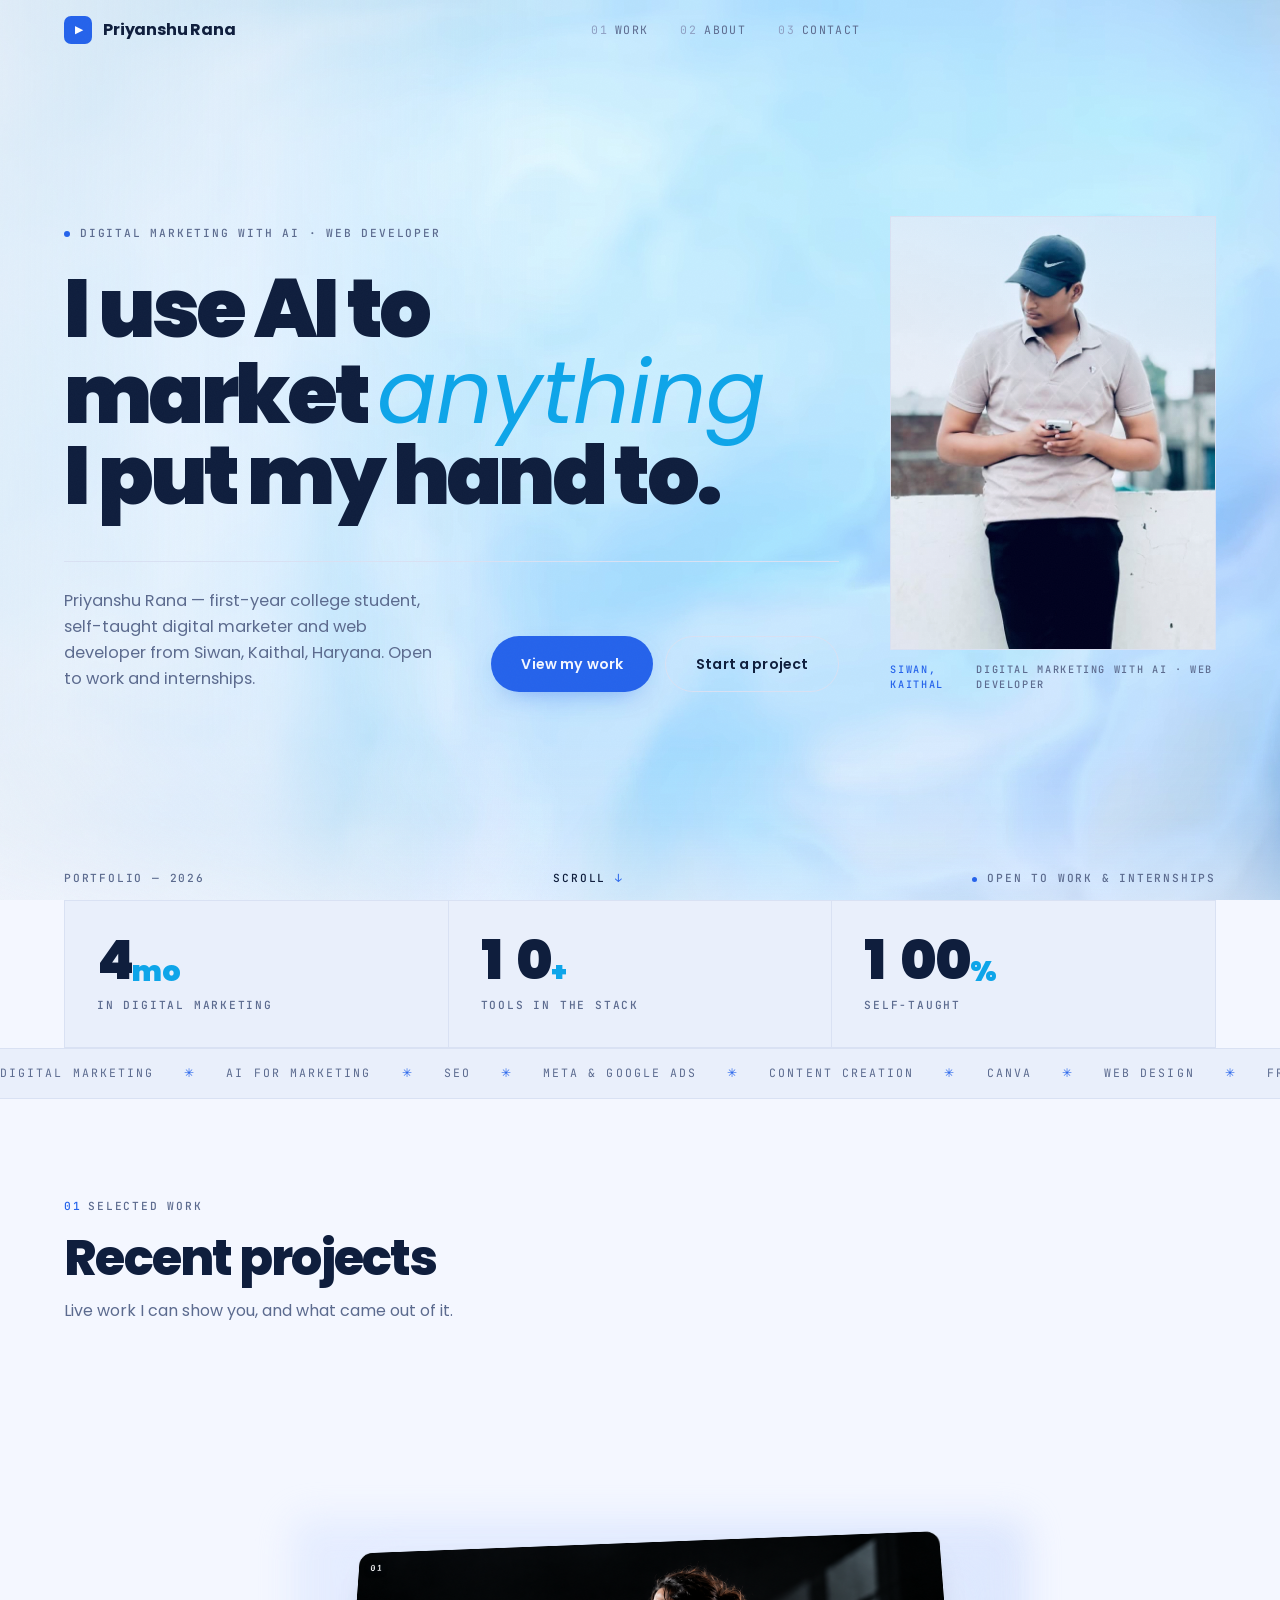
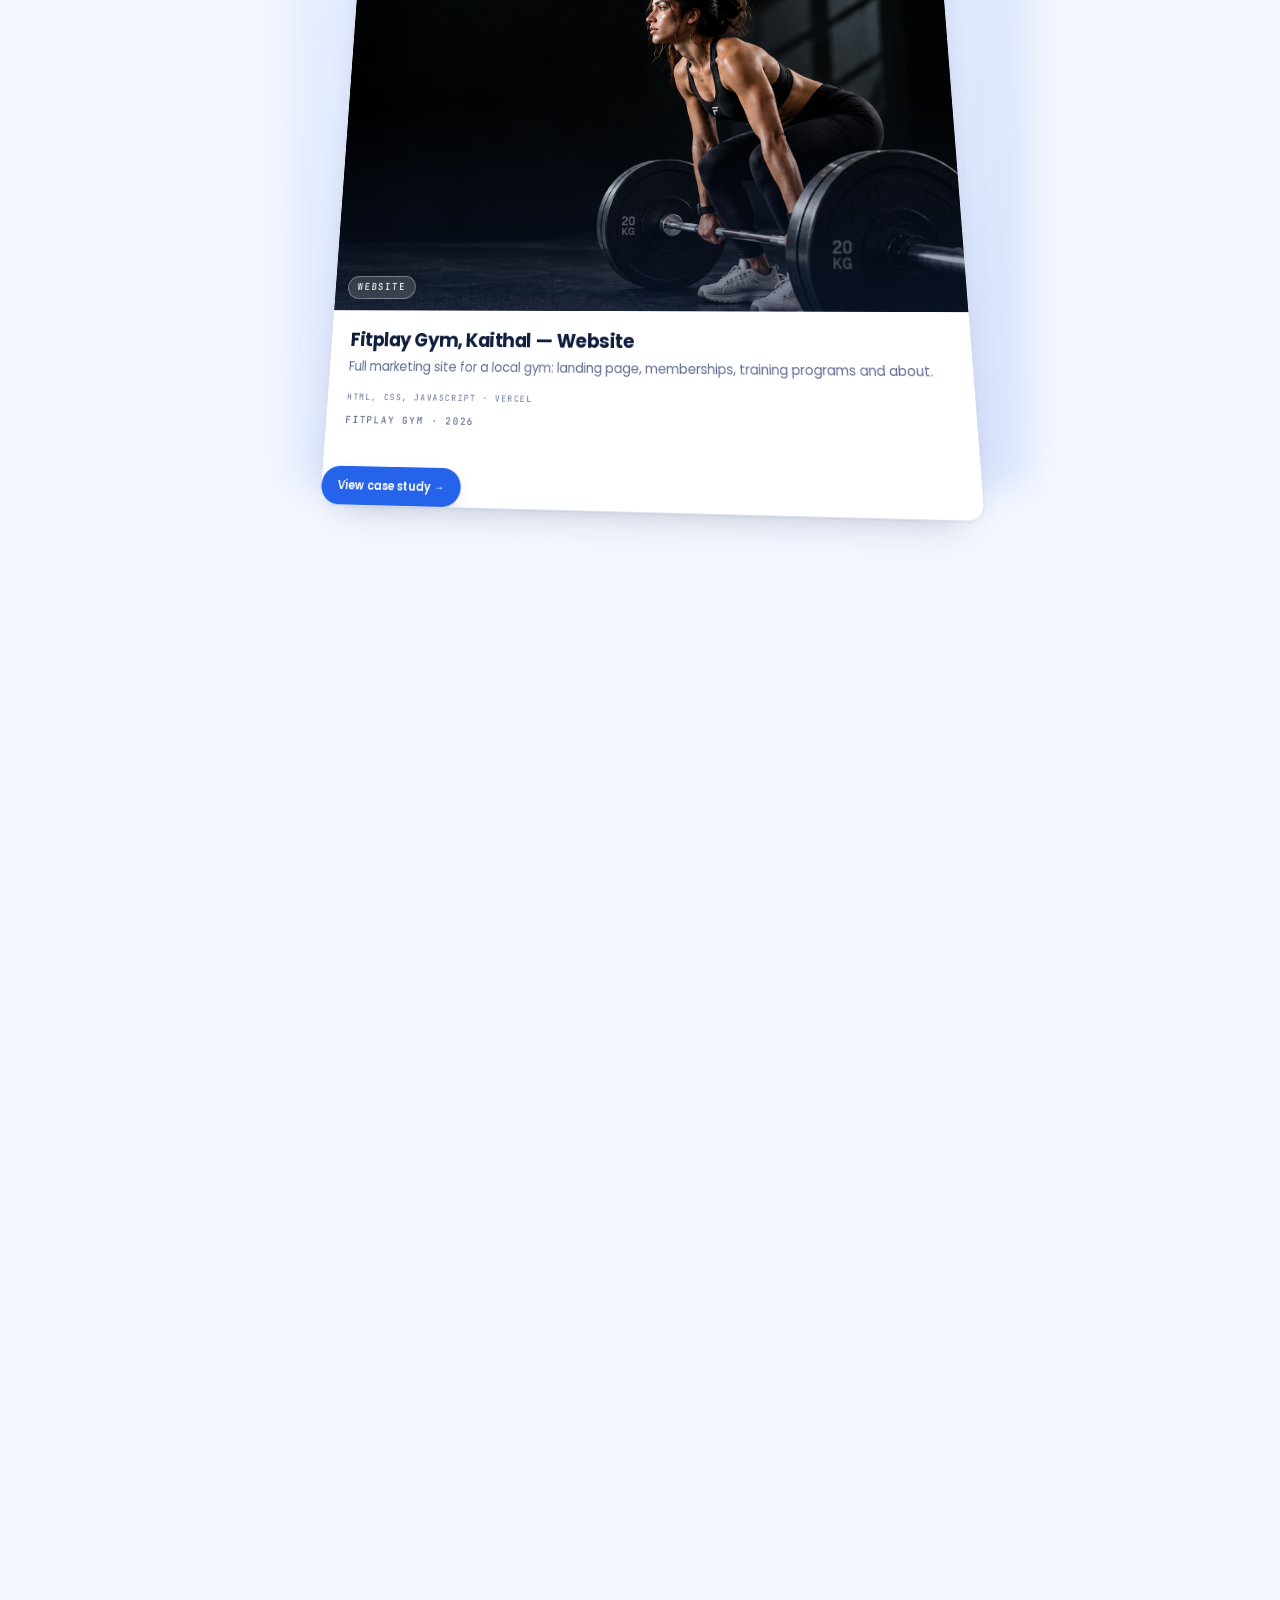
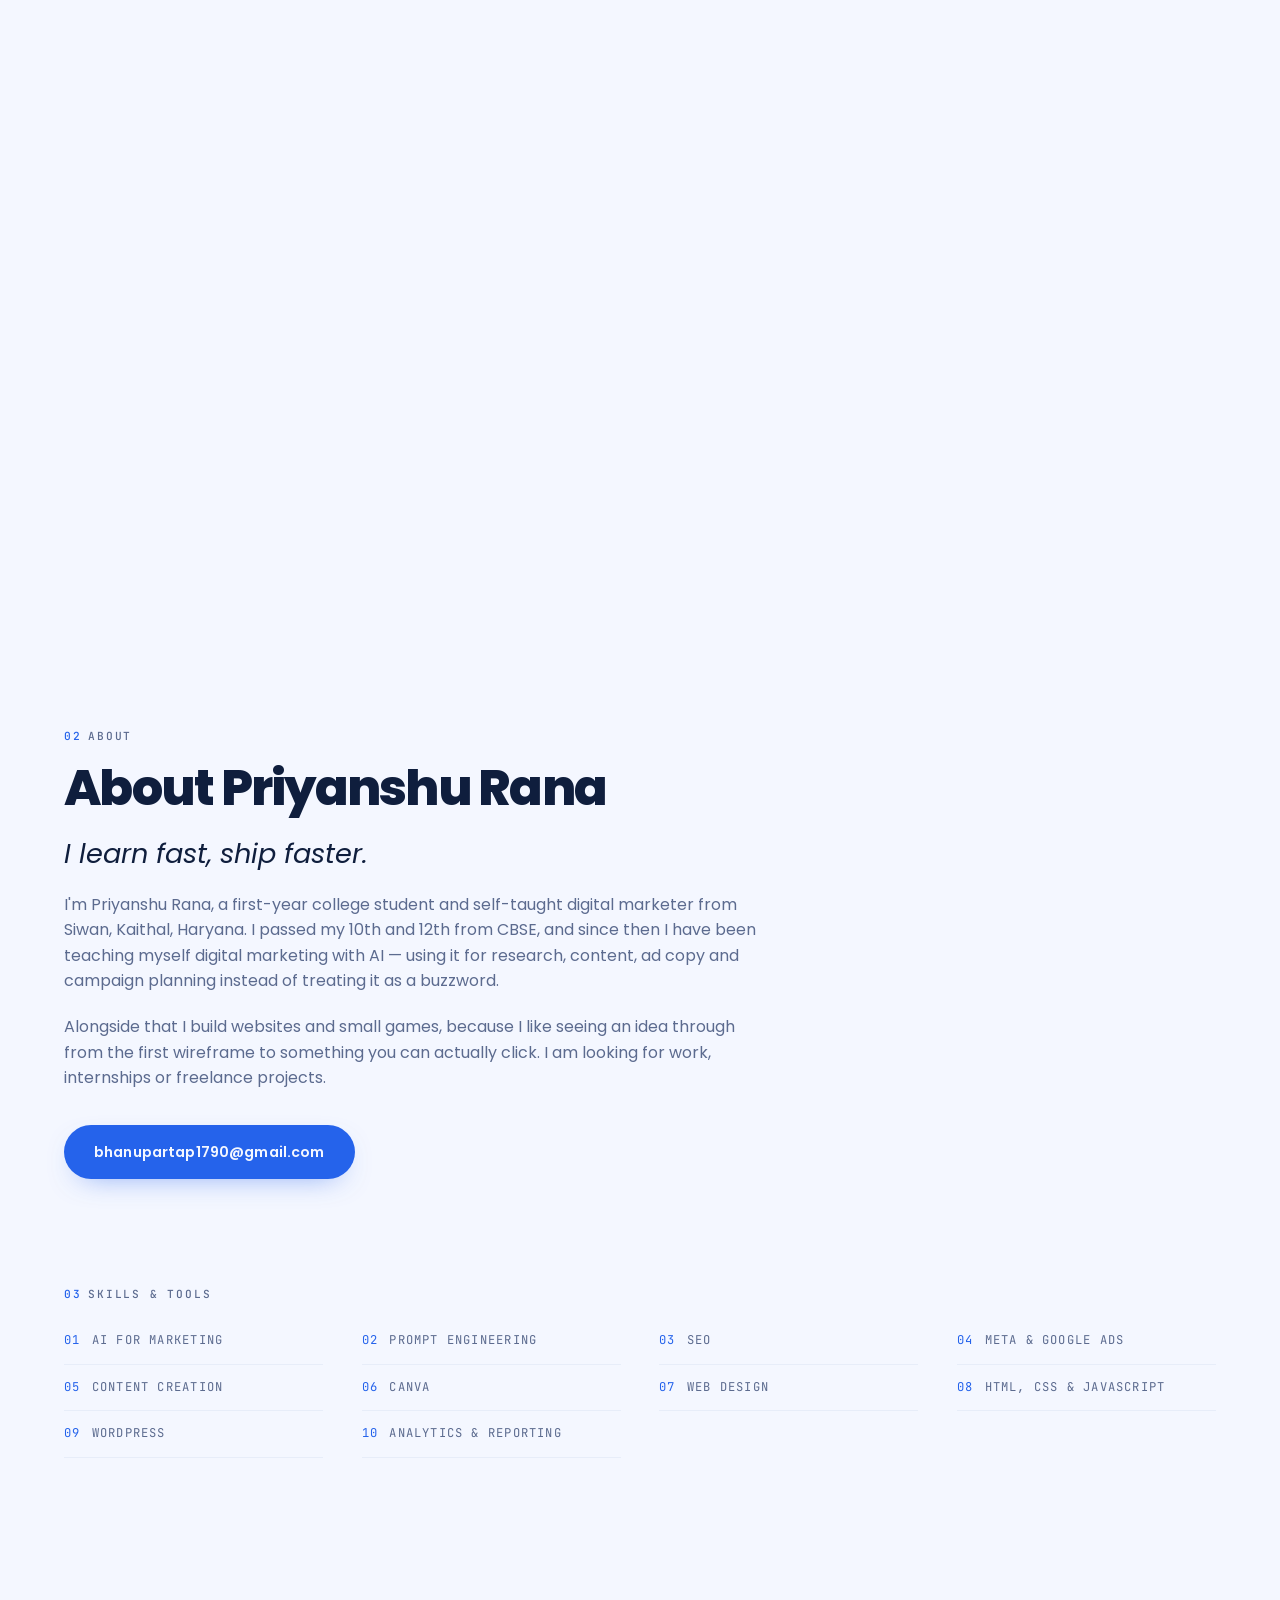
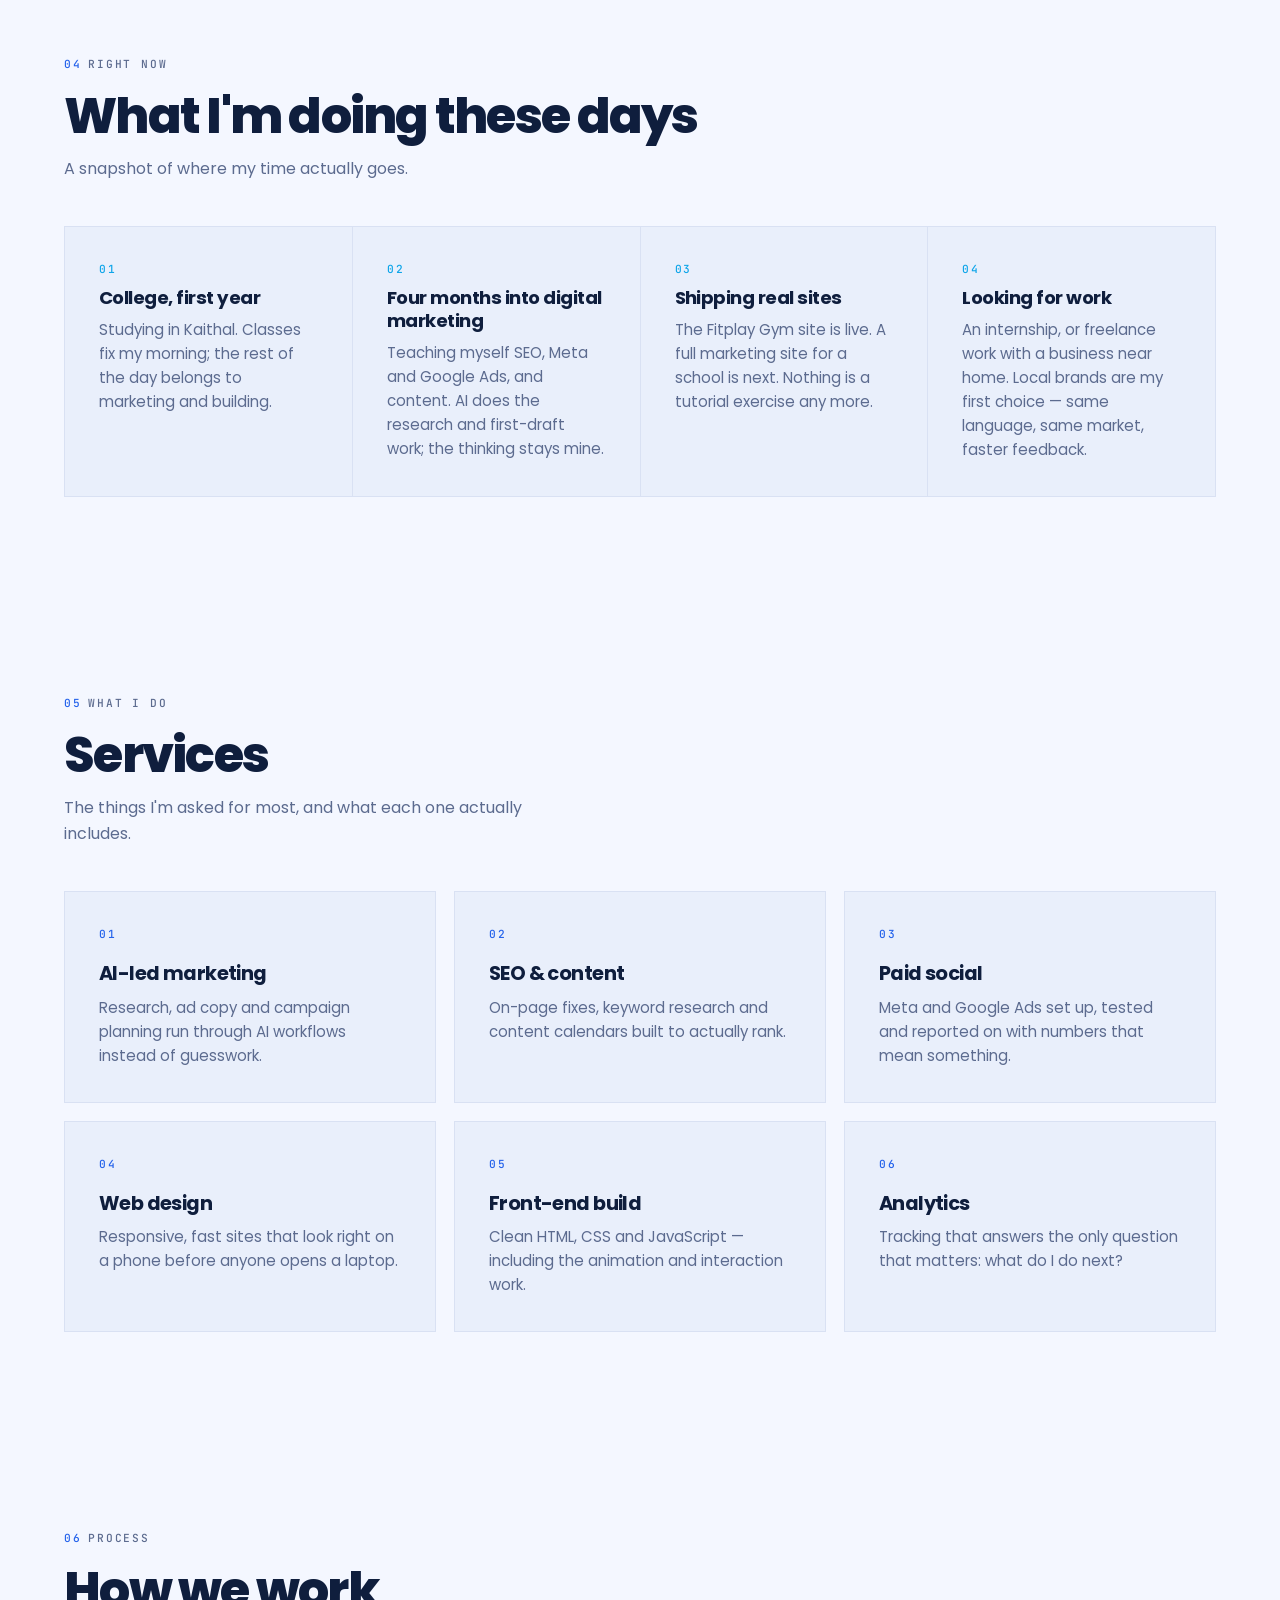
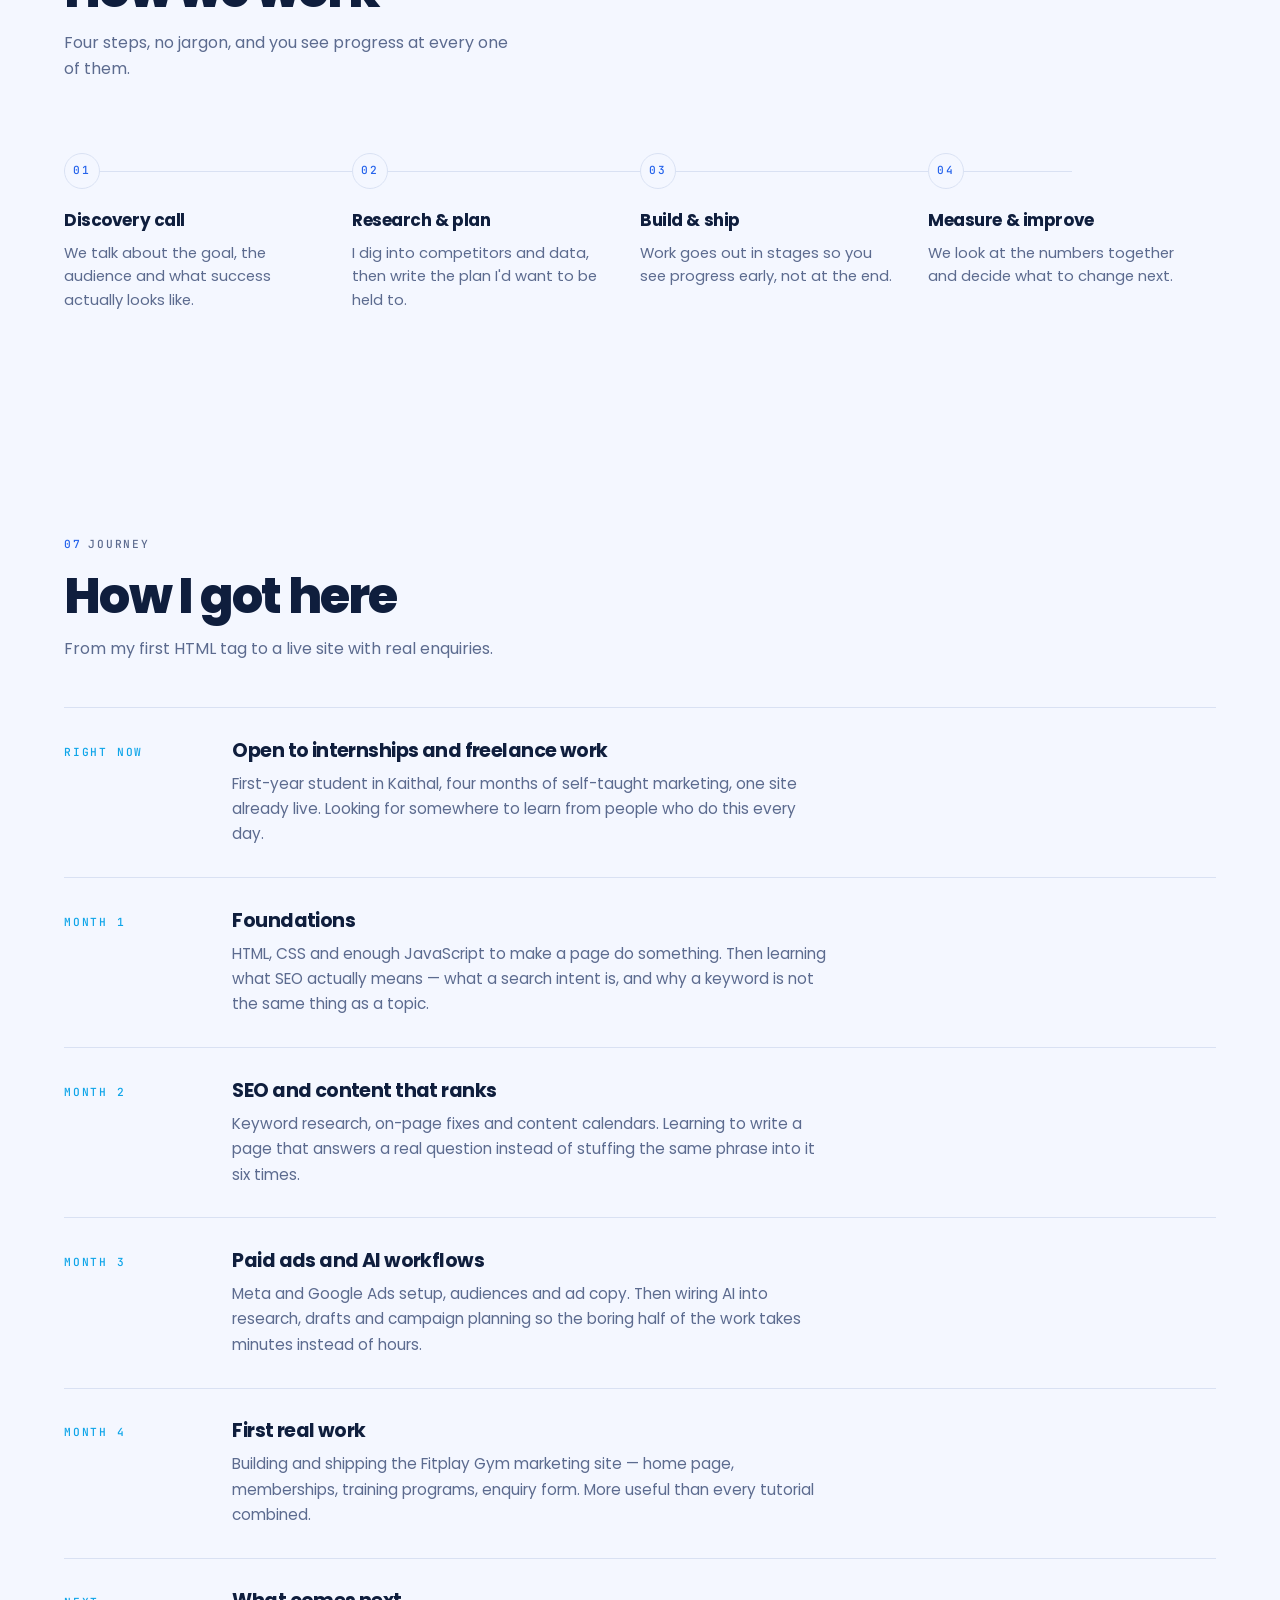
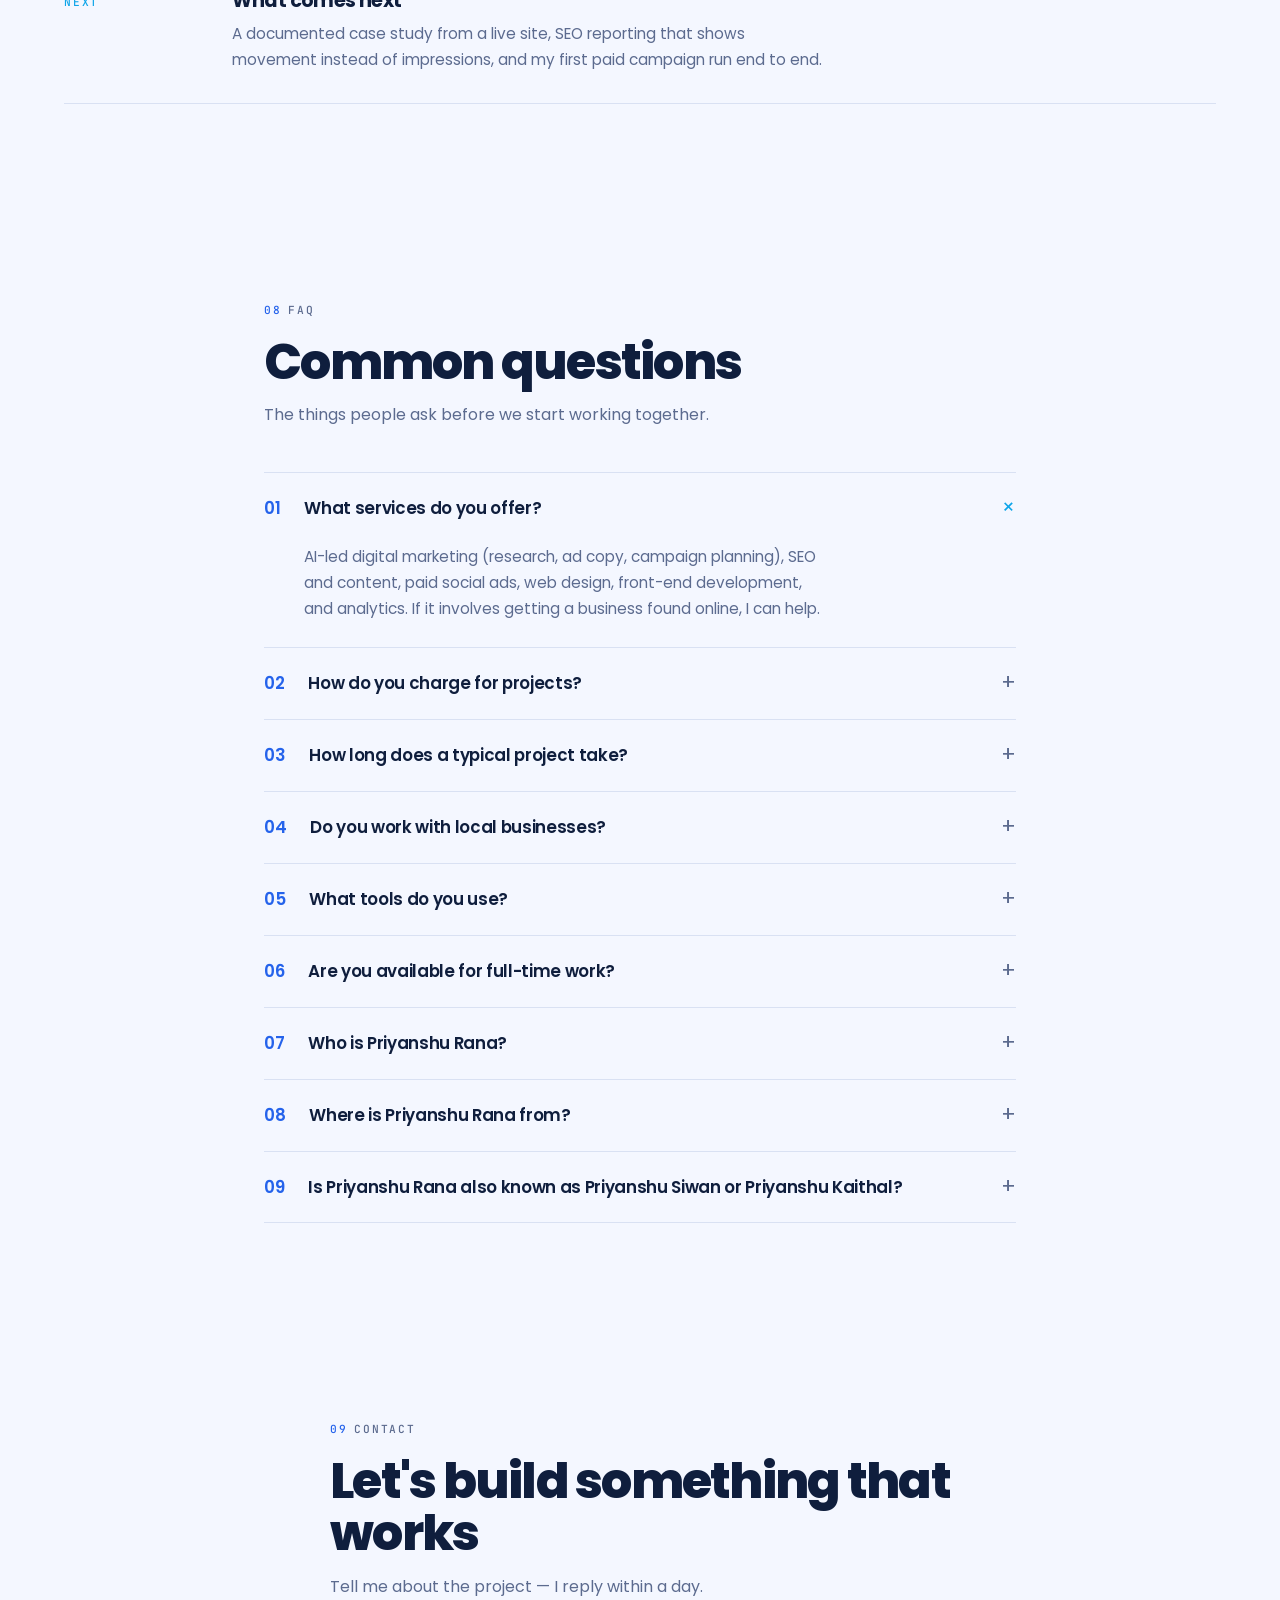
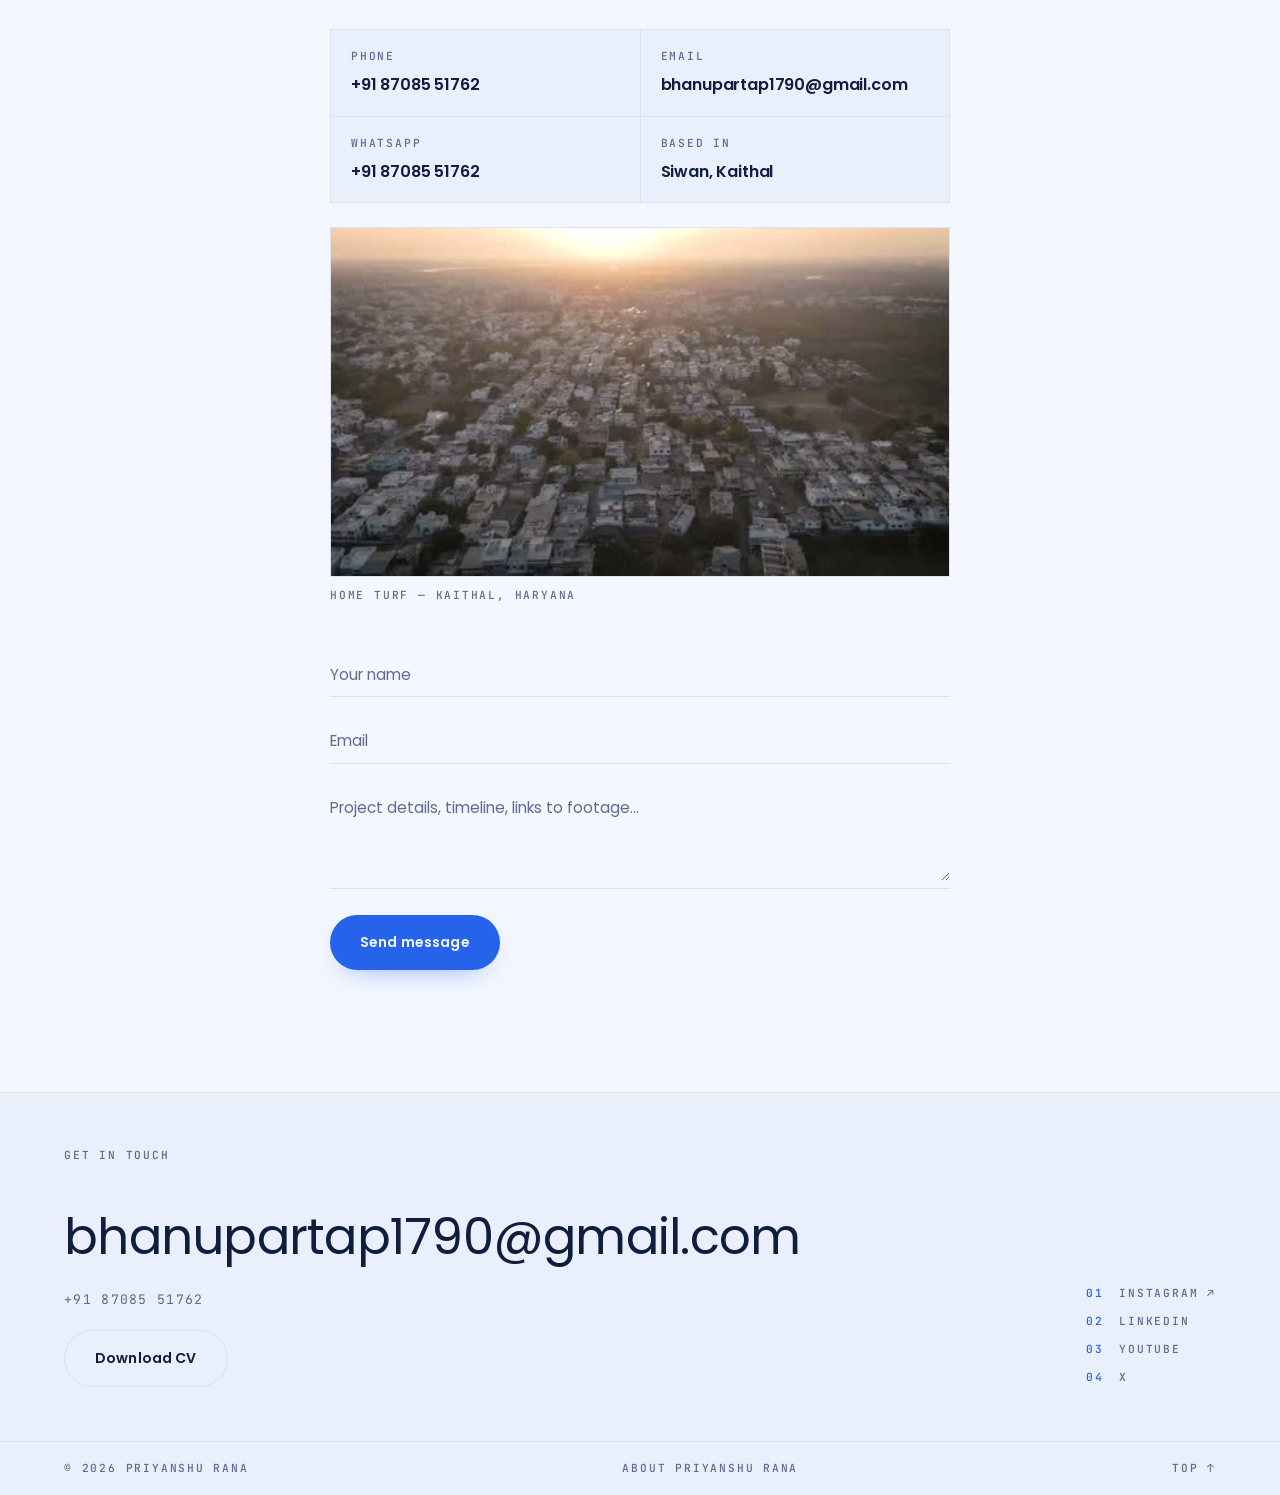
<file: index.html>
<!DOCTYPE html>
<html lang="en">
<head>
<meta charset="UTF-8" />
<meta name="viewport" content="width=device-width, initial-scale=1.0" />

<!-- These are the values search engines and link-preview scrapers (LinkedIn,
     WhatsApp, Slack, X) read. They do NOT run JavaScript, so whatever is
     written here is what people see when your portfolio is shared. Keep them
     in sync with js/config.js. -->
<title>Priyanshu Rana — Digital Marketer &amp; Web Developer Student, Siwan Kaithal</title>
<meta name="description" content="Priyanshu Rana — digital marketer student and web developer from Siwan, Kaithal, Haryana. Self-taught in AI marketing, SEO, Meta and Google Ads. Open to work." />
<meta name="author" content="Priyanshu Rana" />
<meta name="robots" content="index, follow" />
<meta name="theme-color" content="#f4f7ff" />

<meta property="og:type" content="website" />
<meta property="og:site_name" content="Priyanshu Rana — Portfolio" />
<meta property="og:title" content="Priyanshu Rana — Digital Marketer &amp; Web Developer Student, Siwan Kaithal" />
<meta property="og:description" content="Priyanshu Rana — digital marketer student and web developer from Siwan, Kaithal, Haryana. Self-taught in AI marketing, SEO, Meta and Google Ads. Open to work." />
<meta property="og:image" content="https://video-portfolio-eta-two.vercel.app/assets/og-cover.png" />
<meta property="og:image:width" content="1200" />
<meta property="og:image:height" content="630" />
<meta property="og:image:alt" content="Priyanshu Rana — Digital Marketing with AI and Web Developer" />
<meta property="og:locale" content="en_IN" />

<meta name="twitter:card" content="summary_large_image" />
<meta name="twitter:title" content="Priyanshu Rana — Digital Marketer &amp; Web Developer Student" />
<meta name="twitter:description" content="Priyanshu Rana — digital marketer student and web developer from Siwan, Kaithal, Haryana." />
<meta name="twitter:image" content="https://video-portfolio-eta-two.vercel.app/assets/og-cover.png" />

<link rel="canonical" href="https://video-portfolio-eta-two.vercel.app/" />
<meta property="og:url" content="https://video-portfolio-eta-two.vercel.app/" />

<link rel="preconnect" href="https://fonts.googleapis.com" />
<link rel="preconnect" href="https://fonts.gstatic.com" crossorigin />
<link href="https://fonts.googleapis.com/css2?family=Poppins:ital,wght@0,400;0,500;0,600;0,700;0,800;0,900;1,400;1,600&family=JetBrains+Mono:wght@400;500&display=swap" rel="stylesheet" />
<!-- The poster is also the .hero-media CSS fallback, so fetch it early. -->
<!-- The v= stamps are bumped whenever an asset's contents change. They look
         redundant next to the server's no-store header, but a browser can still
         hold an already-parsed copy from before the header changed, and only a
         URL change is guaranteed to invalidate it. Keep these in sync with the
         assets they point at, or stale CSS/JS will survive a reload. -->
    <link rel="preload" as="image" href="assets/hero-poster.jpg?v=3" fetchpriority="high" />
    <link rel="stylesheet" href="css/style.css?v=9" />
<link rel="icon" href="data:image/svg+xml,%3Csvg xmlns='http://www.w3.org/2000/svg' viewBox='0 0 32 32'%3E%3Crect width='32' height='32' rx='8' fill='%232563eb'/%3E%3Cpath d='M13 10l9 6-9 6z' fill='%23f4f7ff'/%3E%3C/svg%3E" />

<script type="application/ld+json">
{
  "@context": "https://schema.org",
  "@type": "ProfilePage",
  "@id": "https://video-portfolio-eta-two.vercel.app/#profilepage",
  "url": "https://video-portfolio-eta-two.vercel.app/",
  "name": "Priyanshu Rana — Digital Marketer & Web Developer Student",
  "inLanguage": "en-IN",
  "isPartOf": { "@type": "WebSite", "name": "Priyanshu Rana — Portfolio", "url": "https://video-portfolio-eta-two.vercel.app/" },
  "about": { "@id": "https://video-portfolio-eta-two.vercel.app/#person" },
  "mainEntity": {
    "@type": "Person",
    "@id": "https://video-portfolio-eta-two.vercel.app/#person",
    "name": "Priyanshu Rana",
    "alternateName": ["Priyanshu Siwan", "Priyanshu Kaithal", "Priyanshurana", "Priyanshu Rana Siwan", "Priyanshu Rana Kaithal"],
    "url": "https://video-portfolio-eta-two.vercel.app/",
    "mainEntityOfPage": "https://video-portfolio-eta-two.vercel.app/priyanshu-rana.html",
    "image": [
      "https://video-portfolio-eta-two.vercel.app/assets/photos/portrait.jpg",
      "https://video-portfolio-eta-two.vercel.app/assets/og-cover.png"
    ],
    "sameAs": ["https://www.instagram.com/bhanu.rana___/"],
    "jobTitle": "Digital Marketing with AI, Web Developer",
    "description": "Priyanshu Rana — digital marketing with AI and web developer from Siwan, Kaithal, Haryana. Uses AI for research, content, ad copy and campaign planning, and builds fast responsive websites.",
    "nationality": { "@type": "Country", "name": "India" },
    "knowsLanguage": ["Hindi", "English"],
    "email": "mailto:bhanupartap1790@gmail.com",
    "telephone": "+91-87085-51762",
    "address": {
      "@type": "PostalAddress",
      "addressLocality": "Siwan, Kaithal",
      "addressRegion": "Haryana",
      "addressCountry": "IN"
    },
    "homeLocation": {
      "@type": "Place",
      "name": "Siwan, Kaithal, Haryana, India"
    },
    "hasOccupation": {
      "@type": "Occupation",
      "name": "Digital Marketer & Web Developer",
      "occupationLocation": { "@type": "Country", "name": "India" },
      "skills": "SEO, Meta Ads, Google Ads, AI marketing, content creation, HTML, CSS, JavaScript"
    },
    "knowsAbout": [
      "Digital marketing",
      "Artificial intelligence in marketing",
      "SEO",
      "Meta Ads",
      "Google Ads",
      "Content creation",
      "Web development"
    ]
  }
}
</script>
<script type="application/ld+json">
{
  "@context": "https://schema.org",
  "@type": "FAQPage",
  "mainEntity": [
    {
      "@type": "Question",
      "name": "What services do you offer?",
      "acceptedAnswer": { "@type": "Answer", "text": "AI-led digital marketing (research, ad copy, campaign planning), SEO and content, paid social ads, web design, front-end development, and analytics. If it involves getting a business found online, I can help." }
    },
    {
      "@type": "Question",
      "name": "Do you work with local businesses?",
      "acceptedAnswer": { "@type": "Answer", "text": "Yes — local brands are my first choice. Same language, same market, faster feedback. Whether you're in Siwan, Kaithal or anywhere in Haryana, I'd love to work with you." }
    },
    {
      "@type": "Question",
      "name": "How do you charge for projects?",
      "acceptedAnswer": { "@type": "Answer", "text": "It depends on the scope. Small sites and one-off campaigns are flat-fee. Ongoing marketing work is monthly retainer. I'll always give you a clear quote before starting — no surprises." }
    },
    {
      "@type": "Question",
      "name": "How long does a typical project take?",
      "acceptedAnswer": { "@type": "Answer", "text": "A simple website takes 1–2 weeks. A full marketing site with multiple pages takes 3–4 weeks. Ongoing marketing work is continuous — first results from SEO usually show in 4–6 weeks." }
    },
    {
      "@type": "Question",
      "name": "What tools do you use?",
      "acceptedAnswer": { "@type": "Answer", "text": "ChatGPT and other AI tools for research and drafts, Google Analytics and Search Console for tracking, Meta Business Suite and Google Ads for paid campaigns, Canva for design, and HTML/CSS/JavaScript for building sites." }
    },
    {
      "@type": "Question",
      "name": "Are you available for full-time work?",
      "acceptedAnswer": { "@type": "Answer", "text": "I'm currently a first-year college student, so I'm looking for internships and freelance projects. If you have a role that works around college hours, let's talk." }
    },
    {
      "@type": "Question",
      "name": "Who is Priyanshu Rana?",
      "acceptedAnswer": { "@type": "Answer", "text": "Priyanshu Rana is a first-year college student from Siwan, Kaithal, Haryana who teaches himself digital marketing with AI — SEO, Meta and Google Ads, content and ad copy — and builds websites and small games. Open to internships and freelance projects." }
    },
    {
      "@type": "Question",
      "name": "Where is Priyanshu Rana from?",
      "acceptedAnswer": { "@type": "Answer", "text": "Priyanshu Rana is from Siwan, a village in the Kaithal district of Haryana, India. He works with local businesses across Kaithal and Haryana, and with clients anywhere online." }
    },
    {
      "@type": "Question",
      "name": "Is Priyanshu Rana also known as Priyanshu Siwan or Priyanshu Kaithal?",
      "acceptedAnswer": { "@type": "Answer", "text": "Yes. Priyanshu Rana is often searched as \"Priyanshu Siwan\" or \"Priyanshu Kaithal\" because he is from Siwan, a village in the Kaithal district of Haryana, India. All three names mean the same person - a self-taught digital marketer and web developer." }
    }
  ]
}
</script>
</head>
<body>

<a class="skip-link" href="#work">Skip to content</a>

<div class="grain" aria-hidden="true"></div>
<div class="progress" id="progress" aria-hidden="true"></div>

<header class="nav" id="nav">
  <a class="brand" href="#top">
    <span class="brand-mark" aria-hidden="true">▶</span>
    <span class="brand-text" data-cfg="name">Priyanshu Rana</span>
  </a>

  <nav class="nav-links" id="navLinks">
    <a href="#work"><em>01</em> Work</a>
    <a href="#about"><em>02</em> About</a>
    <a href="#contact"><em>03</em> Contact</a>
  </nav>

  <div class="nav-right">
    <button class="nav-toggle" id="navToggle" aria-label="Toggle menu" aria-expanded="false">
      <span></span><span></span>
    </button>
  </div>
</header>

<main id="top">

  <section class="hero">
    <!-- Hero backdrop. The <video> is the encoded loop; the canvas underneath
         is the live WebGL shader, which paints instantly and covers the gap
         until the video has decoded. If the video never loads you are looking
         at the shader, and if WebGL is missing you are looking at the poster
         image on .hero-media. -->
    <div class="hero-media">
      <canvas class="aurora" id="aurora" aria-hidden="true"></canvas>
      <video
        class="hero-video"
        id="heroVideo"
        autoplay
        loop
        muted
        playsinline
        preload="auto"
        poster="assets/hero-poster.jpg?v=3"
        aria-hidden="true"
        tabindex="-1"
      >
        <source src="assets/hero-loop.webm?v=3" type="video/webm" />
        <source src="assets/hero-loop.mp4?v=3" type="video/mp4" />
      </video>
      <div class="hero-scrim" aria-hidden="true"></div>
    </div>

    <div class="hero-grid">
      <div class="hero-body">
        <div class="hero-copy">
          <p class="mono eyebrow reveal">
            <span class="dot"></span>
            <span data-cfg="role">Digital Marketing with AI · Web Developer</span>
          </p>

          <h1 class="display">
            <span class="line reveal"><span class="sr-only">Priyanshu Rana — </span>I use AI to</span>
            <span class="line reveal" data-delay="1">market <em>anything</em></span>
            <span class="line reveal" data-delay="2">I put my hand to.</span>
          </h1>

          <div class="hero-foot">
            <p class="hero-sub reveal" data-delay="3">
              Priyanshu Rana — first-year college student, self-taught digital marketer and web developer from Siwan, Kaithal, Haryana. Open to work and internships.
            </p>
            <div class="hero-cta reveal" data-delay="4">
              <a class="btn btn-primary" href="#work">View my work</a>
              <a class="btn btn-ghost" href="#contact">Start a project</a>
            </div>
          </div>
        </div>

        <figure class="hero-portrait reveal" data-delay="2">
          <div class="hero-portrait-frame">
            <img src="assets/photos/portrait.jpg?v=2" alt="Priyanshu Rana — digital marketing with AI and web developer, Siwan, Kaithal" width="720" height="900" />
          </div>
          <figcaption class="mono">
            <span class="num" data-cfg="city">Kaithal, IN</span>
            <span data-cfg="role">Digital Marketing with AI · Web Developer</span>
          </figcaption>
        </figure>
      </div>
    </div>

    <div class="hero-bar mono">
      <span>Portfolio — 2026</span>
      <a class="scroll-hint" href="#work">Scroll <em aria-hidden="true">↓</em></a>
      <span class="avail"><span class="dot"></span> Available for work</span>
    </div>
  </section>

  <!-- The content below mirrors what js/main.js renders from js/config.js.
       It is baked into the HTML so search engines and no-JS visitors see the
       full page text. If you change an array in config.js, update the matching
       markup here too — main.js overwrites it at load with identical content. -->
  <section class="stats" aria-label="At a glance">
    <ul class="stat-row" id="statRow">
      <li class="stat reveal" data-delay="0">
        <span class="stat-value"><span data-count="4">4</span><em>mo</em></span>
        <span class="stat-label mono">In digital marketing</span>
      </li>
      <li class="stat reveal" data-delay="1">
        <span class="stat-value"><span data-count="10">10</span><em>+</em></span>
        <span class="stat-label mono">Tools in the stack</span>
      </li>
      <li class="stat reveal" data-delay="2">
        <span class="stat-value"><span data-count="100">100</span><em>%</em></span>
        <span class="stat-label mono">Self-taught</span>
      </li>
    </ul>
  </section>

  <div class="marquee" aria-hidden="true">
    <div class="marquee-track">
      <span>Digital marketing</span><i>✳</i><span>AI for marketing</span><i>✳</i>
      <span>SEO</span><i>✳</i>
      <span>Meta &amp; Google Ads</span><i>✳</i><span>Content creation</span><i>✳</i>
      <span>Canva</span><i>✳</i><span>Web design</span><i>✳</i>
      <span>Front-end development</span><i>✳</i><span>Analytics</span><i>✳</i>
      <span>Digital marketing</span><i>✳</i><span>AI for marketing</span><i>✳</i>
      <span>SEO</span><i>✳</i>
      <span>Meta &amp; Google Ads</span><i>✳</i><span>Content creation</span><i>✳</i>
      <span>Canva</span><i>✳</i><span>Web design</span><i>✳</i>
      <span>Front-end development</span><i>✳</i><span>Analytics</span><i>✳</i>
    </div>
  </div>


  <section class="work" id="work">
    <div class="sec-head reveal">
      <p class="mono label"><span class="num">01</span> Selected work</p>
      <h2>Recent projects</h2>
      <p class="sub">Live work I can show you, and what came out of it.</p>
    </div>

    <div class="work-wrap" id="workWrap">
      <ol class="card-grid" id="workList">
        <li class="card reveal" data-category="Website" data-index="0" style="transition-delay:0s">
          <span class="card-media">
            <img src="assets/posters/fitplay/hero.jpg" alt="" loading="lazy" width="640" height="480" />
            <span class="card-no mono">01</span>
            <span class="card-cat mono">Website</span>
          </span>
          <span class="card-body">
            <span class="card-title">Fitplay Gym, Kaithal — Website</span>
            <span class="card-summary">Full marketing site for a local gym: landing page, memberships, training programs and about.</span>
            <span class="card-stack mono">HTML, CSS, JavaScript · Vercel</span>
            <span class="card-meta mono">Fitplay Gym · 2026</span>
          </span>
          <span class="card-cta" aria-hidden="true">View case study →</span>
          <button type="button" class="card-hit" aria-label="Fitplay Gym, Kaithal — Website — view case study"></button>
        </li>
        <li class="card reveal" data-category="Game" data-index="1" style="transition-delay:0.08s">
          <span class="card-media">
            <img src="assets/posters/ph-game.svg" alt="" loading="lazy" width="640" height="480" />
            <span class="card-no mono">02</span>
            <span class="card-cat mono">Game</span>
          </span>
          <span class="card-body">
            <span class="card-title">Ludo — Mobile Game</span>
            <span class="card-summary">Self-initiated Ludo build to practise game logic, turn handling and state management.</span>
            <span class="card-stack mono">JavaScript · game logic</span>
            <span class="card-meta mono">Self-initiated · 2026</span>
          </span>
          <span class="card-cta" aria-hidden="true">View case study →</span>
          <button type="button" class="card-hit" aria-label="Ludo — Mobile Game — view case study"></button>
        </li>
        <li class="card reveal" data-category="Website" data-index="2" style="transition-delay:0.16s">
          <span class="card-media">
            <img src="assets/hero-poster.jpg?v=3" alt="" loading="lazy" width="640" height="480" />
            <span class="card-no mono">03</span>
            <span class="card-cat mono">Website</span>
          </span>
          <span class="card-body">
            <span class="card-title">This Portfolio — Personal Website</span>
            <span class="card-summary">The site you are on — video hero, blue editorial theme and SEO architecture built by hand.</span>
            <span class="card-stack mono">HTML, CSS, JS, WebGL · Vercel</span>
            <span class="card-meta mono">Self-initiated · 2026</span>
          </span>
          <span class="card-cta" aria-hidden="true">View case study →</span>
          <button type="button" class="card-hit" aria-label="This Portfolio — Personal Website — view case study"></button>
        </li>
      </ol>
    </div>
  </section>


  <section class="about" id="about">
    <div class="about-text reveal">
      <p class="mono label"><span class="num">02</span> About</p>
      <h2>About Priyanshu Rana</h2>
      <p class="lead serif">
        I learn fast, ship faster.
      </p>
      <p>
        I'm Priyanshu Rana, a first-year college student and self-taught digital marketer from Siwan, Kaithal, Haryana. I passed my 10th and 12th from CBSE, and since then I have been teaching myself digital marketing with AI — using it for research, content, ad copy and campaign planning instead of treating it as a buzzword.
      </p>
      <p>
        Alongside that I build websites and small games, because I like seeing an idea through from the first wireframe to something you can actually click. I am looking for work, internships or freelance projects.
      </p>
      <a class="btn btn-primary" data-cfg-mail href="mailto:bhanupartap1790@gmail.com">Start a project</a>
    </div>

    <div class="about-skills reveal">
      <p class="mono label"><span class="num">03</span> Skills &amp; tools</p>
      <ul class="skills" id="skills">
        <li><span class="num">01</span> AI for marketing</li>
        <li><span class="num">02</span> Prompt engineering</li>
        <li><span class="num">03</span> SEO</li>
        <li><span class="num">04</span> Meta &amp; Google Ads</li>
        <li><span class="num">05</span> Content creation</li>
        <li><span class="num">06</span> Canva</li>
        <li><span class="num">07</span> Web design</li>
        <li><span class="num">08</span> HTML, CSS &amp; JavaScript</li>
        <li><span class="num">09</span> WordPress</li>
        <li><span class="num">10</span> Analytics &amp; reporting</li>
      </ul>
    </div>
  </section>


  <section class="now" id="now">
    <div class="sec-head reveal">
      <p class="mono label"><span class="num">04</span> Right now</p>
      <h2>What I'm doing these days</h2>
      <p class="sub">A snapshot of where my time actually goes.</p>
    </div>
    <div class="now-grid" id="nowGrid">
      <article class="now-card reveal" data-delay="0">
        <span class="now-n mono">01</span>
        <h3 class="now-title">College, first year</h3>
        <p class="now-body">Studying in Kaithal. Classes fix my morning; the rest of the day belongs to marketing and building.</p>
      </article>
      <article class="now-card reveal" data-delay="1">
        <span class="now-n mono">02</span>
        <h3 class="now-title">Four months into digital marketing</h3>
        <p class="now-body">Teaching myself SEO, Meta and Google Ads, and content. AI does the research and first-draft work; the thinking stays mine.</p>
      </article>
      <article class="now-card reveal" data-delay="2">
        <span class="now-n mono">03</span>
        <h3 class="now-title">Shipping real sites</h3>
        <p class="now-body">The Fitplay Gym site is live. A full marketing site for a school is next. Nothing is a tutorial exercise any more.</p>
      </article>
      <article class="now-card reveal" data-delay="3">
        <span class="now-n mono">04</span>
        <h3 class="now-title">Looking for work</h3>
        <p class="now-body">An internship, or freelance work with a business near home. Local brands are my first choice — same language, same market, faster feedback.</p>
      </article>
    </div>
  </section>


  <section class="services">
    <div class="sec-head reveal">
      <p class="mono label"><span class="num">05</span> What I do</p>
      <h2>Services</h2>
      <p class="sub">The things I'm asked for most, and what each one actually includes.</p>
    </div>
    <div class="service-grid" id="serviceGrid">
      <article class="service reveal" data-delay="0">
        <span class="service-n mono">01</span>
        <h3 class="service-title">AI-led marketing</h3>
        <p class="service-body">Research, ad copy and campaign planning run through AI workflows instead of guesswork.</p>
      </article>
      <article class="service reveal" data-delay="1">
        <span class="service-n mono">02</span>
        <h3 class="service-title">SEO &amp; content</h3>
        <p class="service-body">On-page fixes, keyword research and content calendars built to actually rank.</p>
      </article>
      <article class="service reveal" data-delay="2">
        <span class="service-n mono">03</span>
        <h3 class="service-title">Paid social</h3>
        <p class="service-body">Meta and Google Ads set up, tested and reported on with numbers that mean something.</p>
      </article>
      <article class="service reveal" data-delay="0">
        <span class="service-n mono">04</span>
        <h3 class="service-title">Web design</h3>
        <p class="service-body">Responsive, fast sites that look right on a phone before anyone opens a laptop.</p>
      </article>
      <article class="service reveal" data-delay="1">
        <span class="service-n mono">05</span>
        <h3 class="service-title">Front-end build</h3>
        <p class="service-body">Clean HTML, CSS and JavaScript — including the animation and interaction work.</p>
      </article>
      <article class="service reveal" data-delay="2">
        <span class="service-n mono">06</span>
        <h3 class="service-title">Analytics</h3>
        <p class="service-body">Tracking that answers the only question that matters: what do I do next?</p>
      </article>
    </div>
  </section>

  <section class="process">
    <div class="sec-head reveal">
      <p class="mono label"><span class="num">06</span> Process</p>
      <h2>How we work</h2>
      <p class="sub">Four steps, no jargon, and you see progress at every one of them.</p>
    </div>
    <ol class="steps" id="steps">
      <li class="step reveal" data-delay="0">
        <span class="step-n mono">01</span>
        <h3 class="step-title">Discovery call</h3>
        <p class="step-body">We talk about the goal, the audience and what success actually looks like.</p>
      </li>
      <li class="step reveal" data-delay="1">
        <span class="step-n mono">02</span>
        <h3 class="step-title">Research &amp; plan</h3>
        <p class="step-body">I dig into competitors and data, then write the plan I'd want to be held to.</p>
      </li>
      <li class="step reveal" data-delay="2">
        <span class="step-n mono">03</span>
        <h3 class="step-title">Build &amp; ship</h3>
        <p class="step-body">Work goes out in stages so you see progress early, not at the end.</p>
      </li>
      <li class="step reveal" data-delay="3">
        <span class="step-n mono">04</span>
        <h3 class="step-title">Measure &amp; improve</h3>
        <p class="step-body">We look at the numbers together and decide what to change next.</p>
      </li>
    </ol>
  </section>

  <section class="journey" id="journey">
    <div class="sec-head reveal">
      <p class="mono label"><span class="num">07</span> Journey</p>
      <h2>How I got here</h2>
      <p class="sub">From my first HTML tag to a live site with real enquiries.</p>
    </div>
    <ol class="journey-list" id="journeyList">
      <li class="journey-item reveal" data-delay="0">
        <span class="journey-when mono">Right now</span>
        <div class="journey-copy">
          <h3 class="journey-title">Open to internships and freelance work</h3>
          <p class="journey-text">First-year student in Kaithal, four months of self-taught marketing, one site already live. Looking for somewhere to learn from people who do this every day.</p>
        </div>
      </li>
      <li class="journey-item reveal" data-delay="1">
        <span class="journey-when mono">Month 1</span>
        <div class="journey-copy">
          <h3 class="journey-title">Foundations</h3>
          <p class="journey-text">HTML, CSS and enough JavaScript to make a page do something. Then learning what SEO actually means — what a search intent is, and why a keyword is not the same thing as a topic.</p>
        </div>
      </li>
      <li class="journey-item reveal" data-delay="2">
        <span class="journey-when mono">Month 2</span>
        <div class="journey-copy">
          <h3 class="journey-title">SEO and content that ranks</h3>
          <p class="journey-text">Keyword research, on-page fixes and content calendars. Learning to write a page that answers a real question instead of stuffing the same phrase into it six times.</p>
        </div>
      </li>
      <li class="journey-item reveal" data-delay="3">
        <span class="journey-when mono">Month 3</span>
        <div class="journey-copy">
          <h3 class="journey-title">Paid ads and AI workflows</h3>
          <p class="journey-text">Meta and Google Ads setup, audiences and ad copy. Then wiring AI into research, drafts and campaign planning so the boring half of the work takes minutes instead of hours.</p>
        </div>
      </li>
      <li class="journey-item reveal" data-delay="0">
        <span class="journey-when mono">Month 4</span>
        <div class="journey-copy">
          <h3 class="journey-title">First real work</h3>
          <p class="journey-text">Building and shipping the Fitplay Gym marketing site — home page, memberships, training programs, enquiry form. More useful than every tutorial combined.</p>
        </div>
      </li>
      <li class="journey-item reveal" data-delay="1">
        <span class="journey-when mono">Next</span>
        <div class="journey-copy">
          <h3 class="journey-title">What comes next</h3>
          <p class="journey-text">A documented case study from a live site, SEO reporting that shows movement instead of impressions, and my first paid campaign run end to end.</p>
        </div>
      </li>
    </ol>
  </section>

  <section class="faq" id="faq">
    <div class="sec-head reveal">
      <p class="mono label"><span class="num">08</span> FAQ</p>
      <h2>Common questions</h2>
      <p class="sub">The things people ask before we start working together.</p>
    </div>
    <div class="faq-list" id="faqList">
      <details class="faq-item reveal" data-delay="0" open>
        <summary class="faq-q">
          <span class="num">01</span>
          <span>What services do you offer?</span>
          <span class="faq-icon" aria-hidden="true">+</span>
        </summary>
        <p class="faq-a">AI-led digital marketing (research, ad copy, campaign planning), SEO and content, paid social ads, web design, front-end development, and analytics. If it involves getting a business found online, I can help.</p>
      </details>
      <details class="faq-item reveal" data-delay="1">
        <summary class="faq-q">
          <span class="num">02</span>
          <span>How do you charge for projects?</span>
          <span class="faq-icon" aria-hidden="true">+</span>
        </summary>
        <p class="faq-a">It depends on the scope. Small sites and one-off campaigns are flat-fee. Ongoing marketing work is monthly retainer. I'll always give you a clear quote before starting — no surprises.</p>
      </details>
      <details class="faq-item reveal" data-delay="2">
        <summary class="faq-q">
          <span class="num">03</span>
          <span>How long does a typical project take?</span>
          <span class="faq-icon" aria-hidden="true">+</span>
        </summary>
        <p class="faq-a">A simple website takes 1–2 weeks. A full marketing site with multiple pages takes 3–4 weeks. Ongoing marketing work is continuous — first results from SEO usually show in 4–6 weeks.</p>
      </details>
      <details class="faq-item reveal" data-delay="3">
        <summary class="faq-q">
          <span class="num">04</span>
          <span>Do you work with local businesses?</span>
          <span class="faq-icon" aria-hidden="true">+</span>
        </summary>
        <p class="faq-a">Yes — local brands are my first choice. Same language, same market, faster feedback. Whether you're in Siwan, Kaithal or anywhere in Haryana, I'd love to work with you.</p>
      </details>
      <details class="faq-item reveal" data-delay="0">
        <summary class="faq-q">
          <span class="num">05</span>
          <span>What tools do you use?</span>
          <span class="faq-icon" aria-hidden="true">+</span>
        </summary>
        <p class="faq-a">ChatGPT and other AI tools for research and drafts, Google Analytics and Search Console for tracking, Meta Business Suite and Google Ads for paid campaigns, Canva for design, and HTML/CSS/JavaScript for building sites.</p>
      </details>
      <details class="faq-item reveal" data-delay="1">
        <summary class="faq-q">
          <span class="num">06</span>
          <span>Are you available for full-time work?</span>
          <span class="faq-icon" aria-hidden="true">+</span>
        </summary>
        <p class="faq-a">I'm currently a first-year college student, so I'm looking for internships and freelance projects. If you have a role that works around college hours, let's talk.</p>
      </details>
      <details class="faq-item reveal" data-delay="2">
        <summary class="faq-q">
          <span class="num">07</span>
          <span>Who is Priyanshu Rana?</span>
          <span class="faq-icon" aria-hidden="true">+</span>
        </summary>
        <p class="faq-a">Priyanshu Rana is a first-year college student from Siwan, Kaithal, Haryana who teaches himself digital marketing with AI — SEO, Meta and Google Ads, content and ad copy — and builds websites and small games. Open to internships and freelance projects.</p>
      </details>
      <details class="faq-item reveal" data-delay="3">
        <summary class="faq-q">
          <span class="num">08</span>
          <span>Where is Priyanshu Rana from?</span>
          <span class="faq-icon" aria-hidden="true">+</span>
        </summary>
        <p class="faq-a">Priyanshu Rana is from Siwan, a village in the Kaithal district of Haryana, India. He works with local businesses across Kaithal and Haryana, and with clients anywhere online.</p>
      </details>
      <details class="faq-item reveal" data-delay="0">
        <summary class="faq-q">
          <span class="num">09</span>
          <span>Is Priyanshu Rana also known as Priyanshu Siwan or Priyanshu Kaithal?</span>
          <span class="faq-icon" aria-hidden="true">+</span>
        </summary>
        <p class="faq-a">Yes. Priyanshu Rana is often searched as "Priyanshu Siwan" or "Priyanshu Kaithal" because he is from Siwan, a village in the Kaithal district of Haryana, India. All three names mean the same person — a self-taught digital marketer and web developer.</p>
      </details>
    </div>
  </section>

  <section class="contact" id="contact">
    <div class="contact-inner reveal">
      <p class="mono label"><span class="num">09</span> Contact</p>
      <h2>Let's build something that works</h2>
      <p class="sub">Tell me about the project — I reply within a day.</p>

      <ul class="contact-details" id="contactDetails">
        <li class="contact-detail reveal">
          <span class="mono contact-detail-label">Phone</span>
          <a href="tel:+918708551762">+91 87085 51762</a>
        </li>
        <li class="contact-detail reveal">
          <span class="mono contact-detail-label">Email</span>
          <a href="mailto:bhanupartap1790@gmail.com">bhanupartap1790@gmail.com</a>
        </li>
        <li class="contact-detail reveal">
          <span class="mono contact-detail-label">WhatsApp</span>
          <a href="https://wa.me/918708551762" target="_blank" rel="noopener">+91 87085 51762</a>
        </li>
        <li class="contact-detail reveal">
          <span class="mono contact-detail-label">Based in</span>
          <span>Siwan, Kaithal</span>
        </li>
      </ul>

      <figure class="contact-photo reveal">
        <img src="assets/photos/kaithal-aerial.jpg" width="480" height="270" loading="lazy"
             alt="Drone shot over Kaithal, Haryana" />
        <figcaption class="mono">
          <span>Home turf — Kaithal, Haryana</span>
        </figcaption>
      </figure>

      <form class="contact-form" id="contactForm" name="enquiry" method="POST" data-netlify="true" netlify-honeypot="bot-field" novalidate>
        <input type="hidden" name="form-name" value="enquiry" />
        <p hidden>
          <label>Do not fill this out if you are human: <input name="bot-field" tabindex="-1" autocomplete="off" /></label>
        </p>
        <div class="field">
          <input type="text" id="name" name="name" placeholder=" " required />
          <label for="name">Your name</label>
        </div>
        <div class="field">
          <input type="email" id="email" name="email" placeholder=" " required />
          <label for="email">Email</label>
        </div>
        <div class="field">
          <textarea id="message" name="message" rows="3" placeholder=" " required></textarea>
          <label for="message">Project details, timeline, links to footage…</label>
        </div>
        <button type="submit" class="btn btn-primary">Send message</button>
        <p class="form-status mono" id="formStatus" role="status"></p>
      </form>
    </div>
  </section>

</main>

<footer class="footer">
  <div class="footer-top">
    <div>
      <p class="mono label">Get in touch</p>
      <a class="big-mail" data-cfg-mail href="mailto:bhanupartap1790@gmail.com">bhanupartap1790@gmail.com</a>
      <p class="footer-phone"><a data-cfg-phone href="tel:+918708551762">+91 87085 51762</a></p>
      <a class="btn btn-ghost cv-btn" data-cv href="assets/Priyanshu-Rana-CV.pdf" download>Download CV</a>
    </div>
    <ul class="footer-links mono" id="footerLinks">
      <li><span class="num">01</span> <a href="https://www.instagram.com/bhanu.rana___/" target="_blank" rel="noopener">Instagram ↗</a></li>
      <li><span class="num">02</span> <a href="#">LinkedIn</a></li>
      <li><span class="num">03</span> <a href="#">YouTube</a></li>
      <li><span class="num">04</span> <a href="#">X</a></li>
    </ul>
  </div>
  <div class="footer-bottom mono">
    <span>© <span id="year">2026</span> <span data-cfg="name">Priyanshu Rana</span></span>
    <a href="priyanshu-rana.html" class="footer-about">About Priyanshu Rana</a>
    <a href="#top" class="to-top">Top ↑</a>
  </div>
</footer>

<div class="lightbox" id="lightbox" role="dialog" aria-modal="true" aria-label="Video player">
  <div class="lightbox-top mono">
    <span id="lbCount">01 / 02</span>
    <button class="lightbox-close" id="lightboxClose" aria-label="Close">Close ✕</button>
  </div>
  <div class="lightbox-body">
    <video id="lightboxVideo" controls autoplay playsinline></video>
    <img id="lightboxStill" alt="" hidden />
  </div>
  <div class="lightbox-foot">
    <p class="lightbox-meta" id="lightboxMeta"></p>
    <p class="mono hint">← → to move between projects · ESC to close</p>
  </div>
</div>

<div class="casestudy" id="caseStudy" role="dialog" aria-modal="true" aria-label="Project case study" hidden>
  <div class="casestudy-panel">
    <header class="casestudy-top">
      <span class="mono casestudy-kicker" id="csKicker">Case study</span>
      <button class="casestudy-close" id="csClose" aria-label="Close case study">Close ✕</button>
    </header>
    <div class="casestudy-body" id="caseStudyBody"></div>
  </div>
</div>

<script src="js/config.js?v=5"></script>
<script src="data/projects.js?v=4"></script>
<script src="js/aurora.js?v=2"></script>
<script src="js/main.js?v=5"></script>
</body>
</html>
</file>
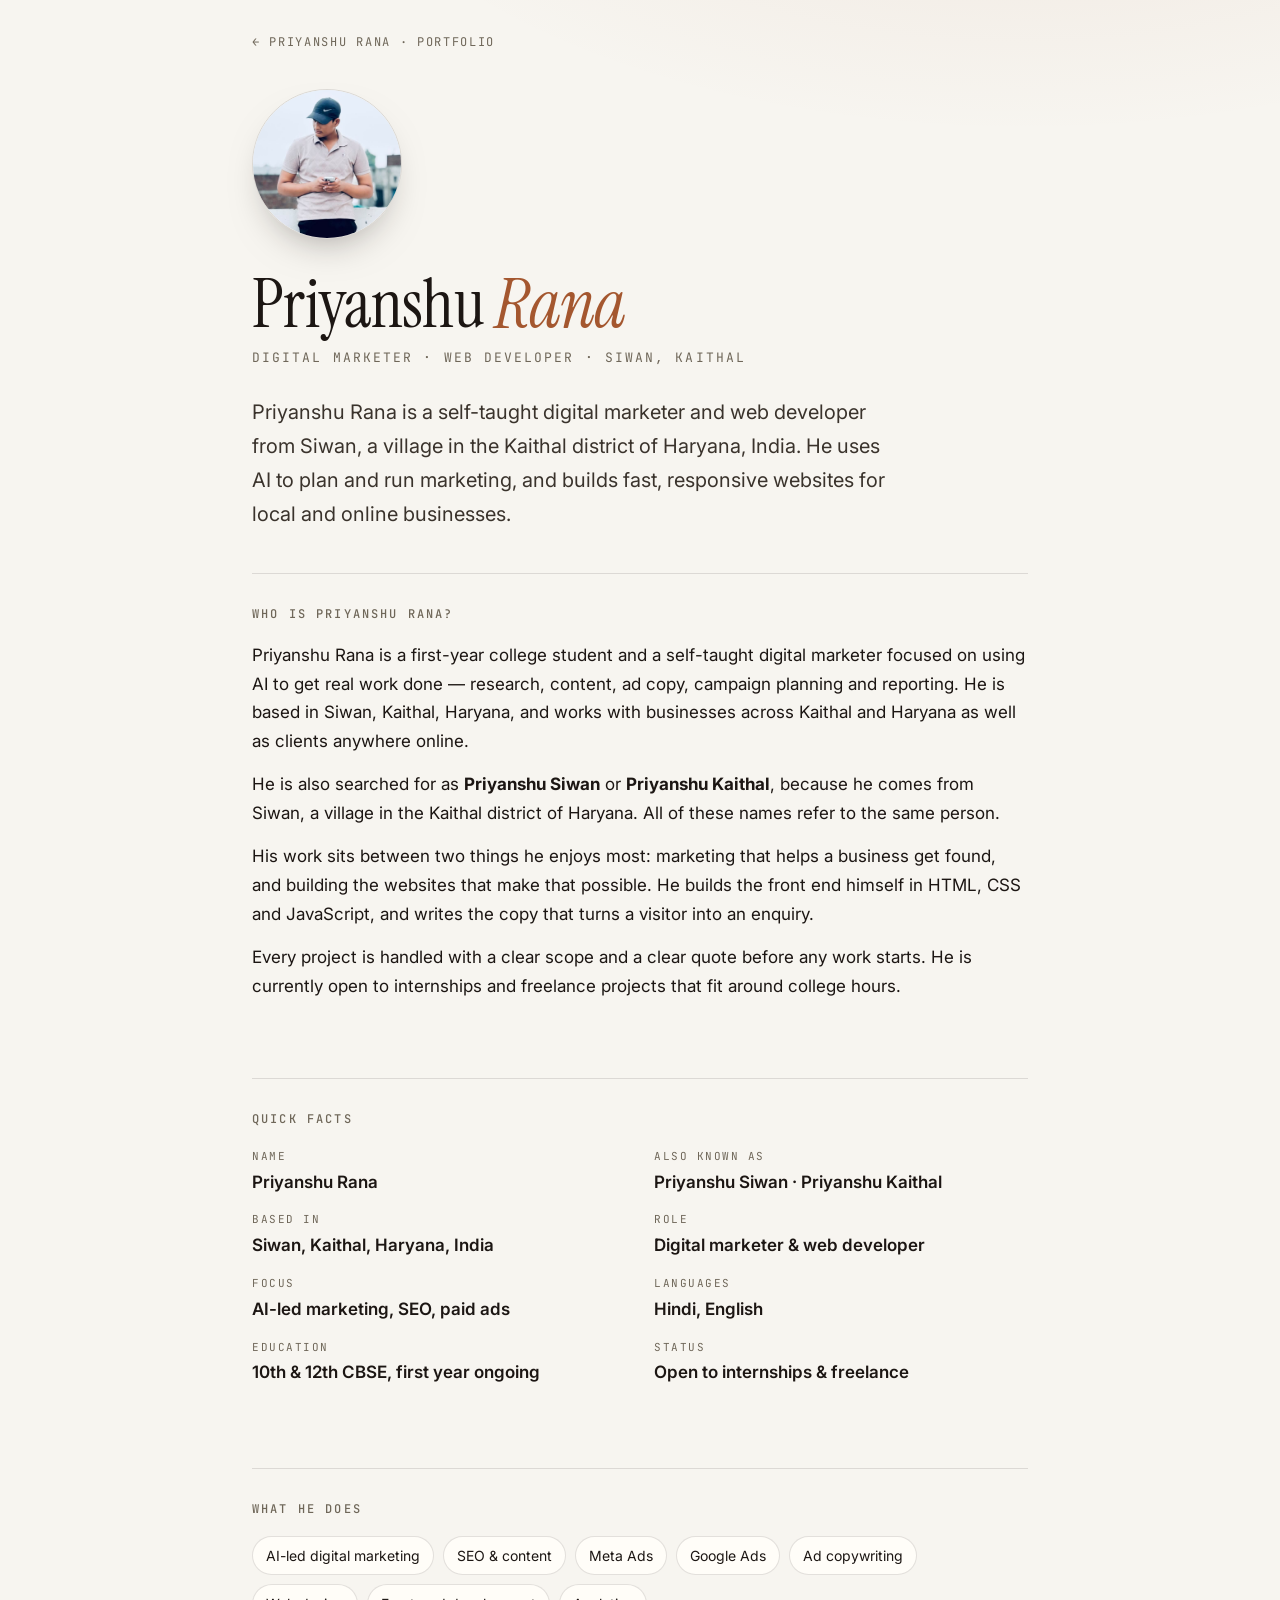
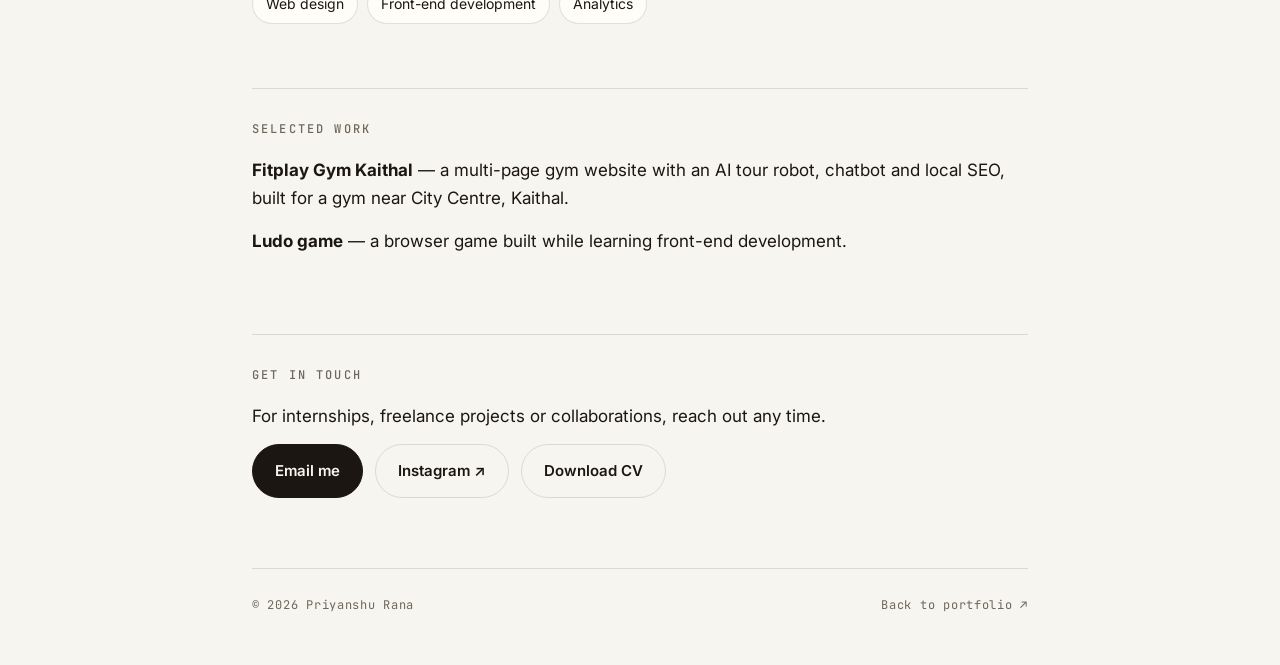
<file: priyanshu-rana.html>
<!DOCTYPE html>
<html lang="en">
<head>
<meta charset="UTF-8" />
<meta name="viewport" content="width=device-width, initial-scale=1.0" />

<title>About Priyanshu Rana — Digital Marketer &amp; Web Developer, Siwan Kaithal</title>
<meta name="description" content="Priyanshu Rana is a digital marketer student and web developer from Siwan, Kaithal, Haryana. Self-taught in AI marketing, SEO, Meta and Google Ads, and builds fast responsive websites. Open to internships and freelance projects." />
<meta name="author" content="Priyanshu Rana" />
<meta name="robots" content="index, follow" />

<meta property="og:type" content="profile" />
<meta property="og:site_name" content="Priyanshu Rana — Portfolio" />
<meta property="og:title" content="About Priyanshu Rana — Digital Marketer &amp; Web Developer, Siwan Kaithal" />
<meta property="og:description" content="Priyanshu Rana — digital marketer student and web developer from Siwan, Kaithal, Haryana. Self-taught in AI marketing, SEO, Meta and Google Ads. Open to work." />
<meta property="og:image" content="https://video-portfolio-eta-two.vercel.app/assets/og-cover.png" />
<meta property="og:image:width" content="1200" />
<meta property="og:image:height" content="630" />
<meta property="og:locale" content="en_IN" />
<meta property="profile:first_name" content="Priyanshu" />
<meta property="profile:last_name" content="Rana" />

<meta name="twitter:card" content="summary_large_image" />
<meta name="twitter:title" content="About Priyanshu Rana — Digital Marketer &amp; Web Developer" />
<meta name="twitter:description" content="Priyanshu Rana — digital marketer student and web developer from Siwan, Kaithal, Haryana." />
<meta name="twitter:image" content="https://video-portfolio-eta-two.vercel.app/assets/og-cover.png" />

<link rel="canonical" href="https://video-portfolio-eta-two.vercel.app/priyanshu-rana.html" />

<link rel="preconnect" href="https://fonts.googleapis.com" />
<link rel="preconnect" href="https://fonts.gstatic.com" crossorigin />
<link href="https://fonts.googleapis.com/css2?family=Instrument+Serif:ital@0;1&family=Inter:wght@400;500;600;700;800;900&family=JetBrains+Mono:wght@400;500&display=swap" rel="stylesheet" />
<link rel="icon" href="data:image/svg+xml,%3Csvg xmlns='http://www.w3.org/2000/svg' viewBox='0 0 32 32'%3E%3Crect width='32' height='32' rx='8' fill='%231c1613'/%3E%3Cpath d='M13 10l9 6-9 6z' fill='%23f7f5f0'/%3E%3C/svg%3E" />

<script type="application/ld+json">
{
  "@context": "https://schema.org",
  "@type": "ProfilePage",
  "@id": "https://video-portfolio-eta-two.vercel.app/priyanshu-rana.html#profilepage",
  "url": "https://video-portfolio-eta-two.vercel.app/priyanshu-rana.html",
  "name": "About Priyanshu Rana — Digital Marketer & Web Developer",
  "inLanguage": "en-IN",
  "isPartOf": { "@type": "WebSite", "name": "Priyanshu Rana — Portfolio", "url": "https://video-portfolio-eta-two.vercel.app/" },
  "about": { "@id": "https://video-portfolio-eta-two.vercel.app/#person" },
  "mainEntity": {
    "@type": "Person",
    "@id": "https://video-portfolio-eta-two.vercel.app/#person",
    "name": "Priyanshu Rana",
    "alternateName": ["Priyanshu Siwan", "Priyanshu Kaithal", "Priyanshurana", "Priyanshu Rana Siwan", "Priyanshu Rana Kaithal"],
    "url": "https://video-portfolio-eta-two.vercel.app/",
    "mainEntityOfPage": "https://video-portfolio-eta-two.vercel.app/priyanshu-rana.html",
    "image": [
      "https://video-portfolio-eta-two.vercel.app/assets/photos/portrait.jpg",
      "https://video-portfolio-eta-two.vercel.app/assets/og-cover.png"
    ],
    "sameAs": ["https://www.instagram.com/bhanu.rana___/"],
    "jobTitle": "Digital Marketing with AI, Web Developer",
    "description": "Priyanshu Rana — digital marketing with AI and web developer from Siwan, Kaithal, Haryana. Uses AI for research, content, ad copy and campaign planning, and builds fast responsive websites.",
    "nationality": { "@type": "Country", "name": "India" },
    "knowsLanguage": ["Hindi", "English"],
    "email": "mailto:bhanupartap1790@gmail.com",
    "telephone": "+91-87085-51762",
    "address": {
      "@type": "PostalAddress",
      "addressLocality": "Siwan, Kaithal",
      "addressRegion": "Haryana",
      "addressCountry": "IN"
    },
    "homeLocation": { "@type": "Place", "name": "Siwan, Kaithal, Haryana, India" },
    "hasOccupation": {
      "@type": "Occupation",
      "name": "Digital Marketer & Web Developer",
      "occupationLocation": { "@type": "Country", "name": "India" },
      "skills": "SEO, Meta Ads, Google Ads, AI marketing, content creation, HTML, CSS, JavaScript"
    },
    "knowsAbout": [
      "Digital marketing",
      "Artificial intelligence in marketing",
      "SEO",
      "Meta Ads",
      "Google Ads",
      "Content creation",
      "Web development"
    ]
  }
}
</script>
<script type="application/ld+json">
{
  "@context": "https://schema.org",
  "@type": "BreadcrumbList",
  "itemListElement": [
    { "@type": "ListItem", "position": 1, "name": "Home", "item": "https://video-portfolio-eta-two.vercel.app/" },
    { "@type": "ListItem", "position": 2, "name": "About Priyanshu Rana", "item": "https://video-portfolio-eta-two.vercel.app/priyanshu-rana.html" }
  ]
}
</script>

<style>
:root{
  --bg:#f7f5f0; --surface:#fffdf8; --text:#1c1613; --muted:#6f6759;
  --line:rgba(28,22,19,.12); --accent-2:#a4572f;
}
*{box-sizing:border-box}
html{-webkit-text-size-adjust:100%}
body{
  margin:0; background:var(--bg); color:var(--text);
  font-family:Inter,system-ui,-apple-system,"Segoe UI",sans-serif;
  line-height:1.7; font-size:17px;
  background-image:radial-gradient(1200px 600px at 80% -10%,rgba(164,87,47,.10),transparent 60%);
}
a{color:inherit}
.wrap{max-width:820px; margin:0 auto; padding:0 22px}
.top{padding:26px 0 0}
.back{
  font-family:"JetBrains Mono",ui-monospace,monospace; font-size:12px;
  letter-spacing:.14em; text-transform:uppercase; text-decoration:none;
  color:var(--muted); display:inline-flex; align-items:center; gap:8px;
}
.back:hover{color:var(--accent-2)}
header.hero{padding:34px 0 8px}
.portrait{
  width:150px; height:150px; border-radius:50%; object-fit:cover;
  object-position:50% 0;
  border:1px solid var(--line); box-shadow:0 18px 40px -22px rgba(28,22,19,.5);
}
h1{
  font-family:"Instrument Serif",Georgia,serif; font-weight:400;
  font-size:clamp(40px,8vw,68px); line-height:1.02; margin:22px 0 8px; letter-spacing:-.01em;
}
h1 em{font-style:italic; color:var(--accent-2)}
.tag{
  font-family:"JetBrains Mono",ui-monospace,monospace; font-size:13px;
  letter-spacing:.16em; text-transform:uppercase; color:var(--muted); margin:0;
}
.lead{font-size:20px; color:#3a332c; margin:26px 0 0; max-width:640px}
section{padding:30px 0; border-top:1px solid var(--line); margin-top:34px}
h2{
  font-family:"JetBrains Mono",ui-monospace,monospace; font-size:12px;
  letter-spacing:.18em; text-transform:uppercase; color:var(--muted);
  margin:0 0 16px; font-weight:500;
}
p{margin:0 0 14px}
.grid{display:grid; grid-template-columns:1fr 1fr; gap:14px 28px}
.fact{display:flex; flex-direction:column; gap:2px}
.fact dt{
  font-family:"JetBrains Mono",ui-monospace,monospace; font-size:11px;
  letter-spacing:.14em; text-transform:uppercase; color:var(--muted);
}
.fact dd{margin:0; font-weight:600}
ul.tags{list-style:none; padding:0; margin:0; display:flex; flex-wrap:wrap; gap:9px}
ul.tags li{
  border:1px solid var(--line); background:var(--surface);
  padding:7px 13px; border-radius:999px; font-size:14px;
}
.links{display:flex; flex-wrap:wrap; gap:12px; margin-top:6px}
.btn{
  display:inline-flex; align-items:center; gap:9px; text-decoration:none;
  padding:13px 22px; border-radius:999px; font-weight:600; font-size:15px;
  background:var(--text); color:var(--bg); border:1px solid var(--text);
}
.btn.ghost{background:transparent; color:var(--text); border-color:var(--line)}
footer{
  border-top:1px solid var(--line); margin-top:40px; padding:26px 0 50px;
  font-family:"JetBrains Mono",ui-monospace,monospace; font-size:12px;
  letter-spacing:.06em; color:var(--muted); display:flex; justify-content:space-between; gap:14px; flex-wrap:wrap;
}
footer a{text-decoration:none}
footer a:hover{color:var(--accent-2)}
@media (max-width:560px){ .grid{grid-template-columns:1fr} }
</style>
</head>
<body>
<div class="wrap">
  <div class="top">
    <a class="back" href="/">← Priyanshu Rana · Portfolio</a>
  </div>

  <header class="hero">
    <img class="portrait" src="assets/photos/portrait.jpg?v=2" width="720" height="900" fetchpriority="high"
         alt="Portrait of Priyanshu Rana, digital marketer and web developer from Siwan, Kaithal, Haryana" />
    <h1>Priyanshu <em>Rana</em></h1>
    <p class="tag">Digital marketer · Web developer · Siwan, Kaithal</p>
    <p class="lead">Priyanshu Rana is a self-taught digital marketer and web developer from Siwan, a village in the Kaithal district of Haryana, India. He uses AI to plan and run marketing, and builds fast, responsive websites for local and online businesses.</p>
  </header>

  <section>
    <h2>Who is Priyanshu Rana?</h2>
    <p>Priyanshu Rana is a first-year college student and a self-taught digital marketer focused on using AI to get real work done — research, content, ad copy, campaign planning and reporting. He is based in Siwan, Kaithal, Haryana, and works with businesses across Kaithal and Haryana as well as clients anywhere online.</p>
    <p>He is also searched for as <strong>Priyanshu Siwan</strong> or <strong>Priyanshu Kaithal</strong>, because he comes from Siwan, a village in the Kaithal district of Haryana. All of these names refer to the same person.</p>
    <p>His work sits between two things he enjoys most: marketing that helps a business get found, and building the websites that make that possible. He builds the front end himself in HTML, CSS and JavaScript, and writes the copy that turns a visitor into an enquiry.</p>
    <p>Every project is handled with a clear scope and a clear quote before any work starts. He is currently open to internships and freelance projects that fit around college hours.</p>
  </section>

  <section>
    <h2>Quick facts</h2>
    <dl class="grid">
      <div class="fact"><dt>Name</dt><dd>Priyanshu Rana</dd></div>
      <div class="fact"><dt>Also known as</dt><dd>Priyanshu Siwan · Priyanshu Kaithal</dd></div>
      <div class="fact"><dt>Based in</dt><dd>Siwan, Kaithal, Haryana, India</dd></div>
      <div class="fact"><dt>Role</dt><dd>Digital marketer &amp; web developer</dd></div>
      <div class="fact"><dt>Focus</dt><dd>AI-led marketing, SEO, paid ads</dd></div>
      <div class="fact"><dt>Languages</dt><dd>Hindi, English</dd></div>
      <div class="fact"><dt>Education</dt><dd>10th &amp; 12th CBSE, first year ongoing</dd></div>
      <div class="fact"><dt>Status</dt><dd>Open to internships &amp; freelance</dd></div>
    </dl>
  </section>

  <section>
    <h2>What he does</h2>
    <ul class="tags">
      <li>AI-led digital marketing</li>
      <li>SEO &amp; content</li>
      <li>Meta Ads</li>
      <li>Google Ads</li>
      <li>Ad copywriting</li>
      <li>Web design</li>
      <li>Front-end development</li>
      <li>Analytics</li>
    </ul>
  </section>

  <section>
    <h2>Selected work</h2>
    <p><strong>Fitplay Gym Kaithal</strong> — a multi-page gym website with an AI tour robot, chatbot and local SEO, built for a gym near City Centre, Kaithal.</p>
    <p><strong>Ludo game</strong> — a browser game built while learning front-end development.</p>
  </section>

  <section>
    <h2>Get in touch</h2>
    <p>For internships, freelance projects or collaborations, reach out any time.</p>
    <div class="links">
      <a class="btn" href="mailto:bhanupartap1790@gmail.com">Email me</a>
      <a class="btn ghost" href="https://www.instagram.com/bhanu.rana___/" target="_blank" rel="noopener">Instagram ↗</a>
      <a class="btn ghost" href="assets/Priyanshu-Rana-CV.pdf" download>Download CV</a>
    </div>
  </section>

  <footer>
    <span>© <span id="year">2026</span> Priyanshu Rana</span>
    <a href="/">Back to portfolio ↗</a>
  </footer>
</div>
<script>document.getElementById('year').textContent=new Date().getFullYear();</script>
</body>
</html>
</file>
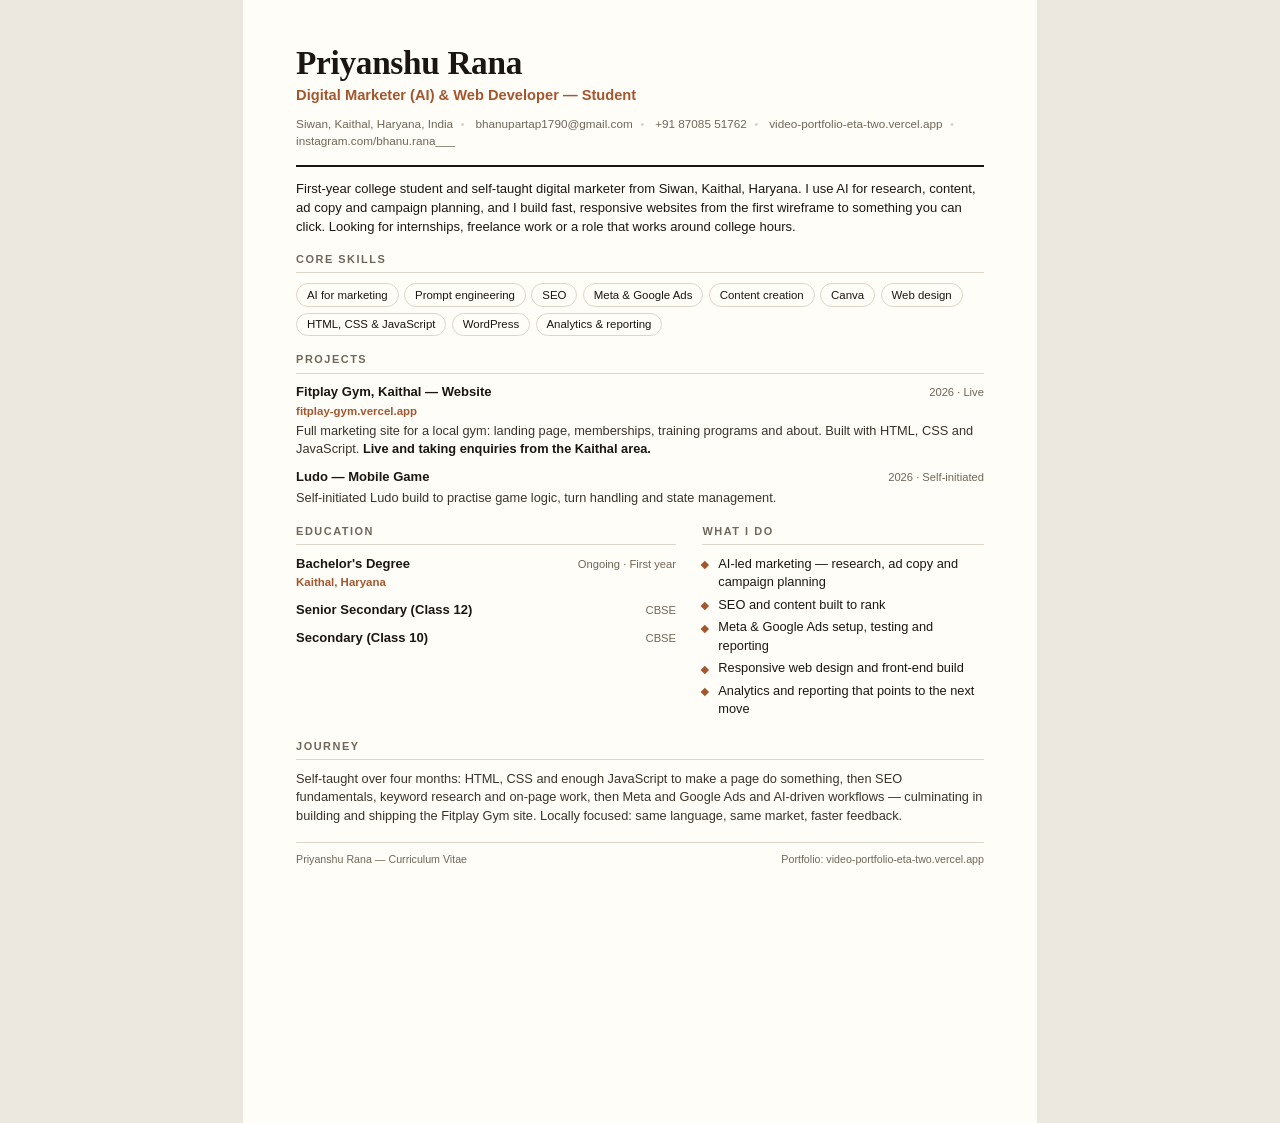
<file: assets/cv/Priyanshu-Rana-CV.html>
<!DOCTYPE html>
<html lang="en">
<head>
<meta charset="UTF-8" />
<title>Priyanshu Rana — CV</title>
<style>
  @page { size: A4; margin: 0; }
  * { box-sizing: border-box; margin: 0; padding: 0; }
  :root {
    --text: #1c1613;
    --muted: #6f6759;
    --line: #ddd6c8;
    --accent: #a4572f;
    --bg: #fffdf8;
  }
  html, body { background: #ece8e0; }
  body {
    font-family: "Segoe UI", "Helvetica Neue", Arial, sans-serif;
    color: var(--text);
    font-size: 9.6pt;
    line-height: 1.44;
    -webkit-print-color-adjust: exact;
    print-color-adjust: exact;
  }
  .page {
    width: 210mm;
    min-height: 297mm;
    margin: 0 auto;
    padding: 12mm 14mm;
    background: var(--bg);
  }
  .serif { font-family: Georgia, "Times New Roman", serif; }

  header { border-bottom: 2px solid var(--text); padding-bottom: 4mm; }
  .name {
    font-family: Georgia, "Times New Roman", serif;
    font-size: 25pt;
    font-weight: 700;
    letter-spacing: -0.01em;
    line-height: 1.05;
  }
  .role { color: var(--accent); font-size: 11pt; font-weight: 600; margin-top: 1.2mm; }
  .contact { margin-top: 2.6mm; color: var(--muted); font-size: 8.8pt; }
  .contact span { white-space: nowrap; }
  .contact .sep { color: var(--line); margin: 0 2mm; }

  .summary { margin-top: 3.5mm; font-size: 9.8pt; }

  section { margin-top: 4.2mm; }
  h2 {
    font-size: 8.2pt;
    letter-spacing: 0.14em;
    text-transform: uppercase;
    color: var(--muted);
    border-bottom: 1px solid var(--line);
    padding-bottom: 1.2mm;
    margin-bottom: 2.6mm;
  }

  .skills { display: flex; flex-wrap: wrap; gap: 1.5mm 1.5mm; }
  .skill {
    border: 1px solid var(--line);
    border-radius: 999px;
    padding: 0.7mm 2.6mm;
    font-size: 8.6pt;
    color: var(--text);
  }

  .item { margin-bottom: 2.6mm; }
  .item:last-child { margin-bottom: 0; }
  .item-top { display: flex; justify-content: space-between; align-items: baseline; gap: 4mm; }
  .item-title { font-weight: 700; font-size: 9.8pt; }
  .item-when { color: var(--muted); font-size: 8.4pt; white-space: nowrap; }
  .item-sub { color: var(--accent); font-size: 8.6pt; font-weight: 600; margin-top: 0.2mm; }
  .item-body { color: #3a332c; margin-top: 0.6mm; }
  .item-body b { color: var(--text); }

  .two { display: grid; grid-template-columns: 1.35fr 1fr; gap: 7mm; }
  ul.plain { list-style: none; }
  ul.plain li { position: relative; padding-left: 4.2mm; margin-bottom: 1.1mm; }
  ul.plain li::before {
    content: "";
    position: absolute; left: 0; top: 1.9mm;
    width: 1.5mm; height: 1.5mm;
    background: var(--accent);
    transform: rotate(45deg);
  }
  .foot {
    margin-top: 4.5mm;
    padding-top: 2.2mm;
    border-top: 1px solid var(--line);
    color: var(--muted);
    font-size: 8pt;
    display: flex;
    justify-content: space-between;
  }
</style>
</head>
<body>
  <div class="page">
    <header>
      <div class="name">Priyanshu Rana</div>
      <div class="role">Digital Marketer (AI) &amp; Web Developer — Student</div>
      <div class="contact">
        <span>Siwan, Kaithal, Haryana, India</span><span class="sep">•</span>
        <span>bhanupartap1790@gmail.com</span><span class="sep">•</span>
        <span>+91 87085 51762</span><span class="sep">•</span>
        <span>video-portfolio-eta-two.vercel.app</span><span class="sep">•</span>
        <span>instagram.com/bhanu.rana___</span>
      </div>
    </header>

    <p class="summary">
      First-year college student and self-taught digital marketer from Siwan, Kaithal,
      Haryana. I use AI for research, content, ad copy and campaign planning, and I build
      fast, responsive websites from the first wireframe to something you can click.
      Looking for internships, freelance work or a role that works around college hours.
    </p>

    <section>
      <h2>Core Skills</h2>
      <div class="skills">
        <span class="skill">AI for marketing</span>
        <span class="skill">Prompt engineering</span>
        <span class="skill">SEO</span>
        <span class="skill">Meta &amp; Google Ads</span>
        <span class="skill">Content creation</span>
        <span class="skill">Canva</span>
        <span class="skill">Web design</span>
        <span class="skill">HTML, CSS &amp; JavaScript</span>
        <span class="skill">WordPress</span>
        <span class="skill">Analytics &amp; reporting</span>
      </div>
    </section>

    <section>
      <h2>Projects</h2>
      <div class="item">
        <div class="item-top">
          <span class="item-title">Fitplay Gym, Kaithal — Website</span>
          <span class="item-when">2026 · Live</span>
        </div>
        <div class="item-sub">fitplay-gym.vercel.app</div>
        <div class="item-body">
          Full marketing site for a local gym: landing page, memberships, training programs
          and about. Built with HTML, CSS and JavaScript. <b>Live and taking enquiries from
          the Kaithal area.</b>
        </div>
      </div>
      <div class="item">
        <div class="item-top">
          <span class="item-title">Ludo — Mobile Game</span>
          <span class="item-when">2026 · Self-initiated</span>
        </div>
        <div class="item-body">
          Self-initiated Ludo build to practise game logic, turn handling and state
          management.
        </div>
      </div>
    </section>

    <div class="two">
      <section>
        <h2>Education</h2>
        <div class="item">
          <div class="item-top">
            <span class="item-title">Bachelor's Degree</span>
            <span class="item-when">Ongoing · First year</span>
          </div>
          <div class="item-sub">Kaithal, Haryana</div>
        </div>
        <div class="item">
          <div class="item-top">
            <span class="item-title">Senior Secondary (Class 12)</span>
            <span class="item-when">CBSE</span>
          </div>
        </div>
        <div class="item">
          <div class="item-top">
            <span class="item-title">Secondary (Class 10)</span>
            <span class="item-when">CBSE</span>
          </div>
        </div>
      </section>

      <section>
        <h2>What I Do</h2>
        <ul class="plain">
          <li>AI-led marketing — research, ad copy and campaign planning</li>
          <li>SEO and content built to rank</li>
          <li>Meta &amp; Google Ads setup, testing and reporting</li>
          <li>Responsive web design and front-end build</li>
          <li>Analytics and reporting that points to the next move</li>
        </ul>
      </section>
    </div>

    <section>
      <h2>Journey</h2>
      <div class="item">
        <div class="item-body">
          Self-taught over four months: HTML, CSS and enough JavaScript to make a page do
          something, then SEO fundamentals, keyword research and on-page work, then Meta and
          Google Ads and AI-driven workflows — culminating in building and shipping the
          Fitplay Gym site. Locally focused: same language, same market, faster feedback.
        </div>
      </div>
    </section>

    <div class="foot">
      <span>Priyanshu Rana — Curriculum Vitae</span>
      <span>Portfolio: video-portfolio-eta-two.vercel.app</span>
    </div>
  </div>
</body>
</html>
</file>
<file: css/style.css>
:root {
  /* Bright, airy palette: white and light blue backgrounds, one bright blue
     accent and a lighter sky-blue secondary. Rounded corners and soft shadows
     everywhere the theme still carries its old editorial dna, warmed down so
     the hero video reads as sunlight off a window instead of neon. */
  --bg: #f4f7ff;
  --bg-2: #e9effb;
  --surface: #ffffff;
  --line: #d9e1f3;
  --line-soft: #e7edf9;
  --text: #0f1e3d;
  --muted: #5c6b8f;

  --accent: #2563eb;
  --accent-2: #0ea5e9;
  --accent-rgb: 37 99 235;
  --accent-2-rgb: 14 165 233;

  --ok: #15803d;
  --err: #d23b34;

  /* Hero tones. js/aurora.js reads these to paint the live shader, so the
     fallback animation and the encoded hero-loop video are the same palette. */
  --mid: #cddbff;
  --deep: #7aa2ff;
  --warm: #a5c4ff;
  --dark: #3b5bd6;
  --bar: clamp(22px, 4.6vh, 44px);
  --pad: clamp(20px, 5vw, 64px);
  --max: 1360px;
  --radius: 18px;
  --ease: cubic-bezier(0.22, 1, 0.36, 1);
  --sans: Poppins, Inter, -apple-system, BlinkMacSystemFont, "Segoe UI", Roboto, sans-serif;
  --serif: Poppins, Inter, -apple-system, BlinkMacSystemFont, "Segoe UI", Roboto, sans-serif;
  --mono: "JetBrains Mono", ui-monospace, SFMono-Regular, Menlo, monospace;
}

* { box-sizing: border-box; margin: 0; padding: 0; }

html { scroll-behavior: smooth; }

body {
  background: var(--bg);
  color: var(--text);
  font-family: var(--sans);
  line-height: 1.6;
  -webkit-font-smoothing: antialiased;
  overflow-x: hidden;
}

img, video { display: block; max-width: 100%; }
a { color: inherit; text-decoration: none; }
button { font: inherit; color: inherit; cursor: pointer; background: none; border: 0; }
::selection { background: var(--accent); color: #fff; }

.mono {
  font-family: var(--mono);
  font-size: 0.7rem;
  font-weight: 500;
  letter-spacing: 0.16em;
  text-transform: uppercase;
}
.serif { font-family: var(--serif); font-style: italic; font-weight: 400; }
.num { color: var(--accent); margin-right: 0.6em; }
.dot {
  display: inline-block; width: 6px; height: 6px; border-radius: 50%;
  background: var(--accent); margin-right: 10px; vertical-align: middle;
  box-shadow: 0 0 0 0 rgba(var(--accent-rgb) / 0.6);
  animation: pulse 2.4s infinite;
}
@keyframes pulse {
  0% { box-shadow: 0 0 0 0 rgba(var(--accent-rgb) / 0.55); }
  70% { box-shadow: 0 0 0 9px rgba(var(--accent-rgb) / 0); }
  100% { box-shadow: 0 0 0 0 rgba(var(--accent-rgb) / 0); }
}

/* Barely-there grain. Light backgrounds band much less than dark ones, so
   this only needs enough to take the digital edge off the flats. */
.grain {
  position: fixed; inset: 0; z-index: 90; pointer-events: none; opacity: 0.022;
  background-image: url("data:image/svg+xml,%3Csvg xmlns='http://www.w3.org/2000/svg' width='160' height='160'%3E%3Cfilter id='n'%3E%3CfeTurbulence type='fractalNoise' baseFrequency='0.85' numOctaves='3'/%3E%3C/filter%3E%3Crect width='160' height='160' filter='url(%23n)'/%3E%3C/svg%3E");
}

.progress {
  position: fixed; top: 0; left: 0; height: 2px; width: 100%; z-index: 95;
  background: var(--accent-2); transform: scaleX(0); transform-origin: 0 50%;
}

section { position: relative; z-index: 1; padding: clamp(80px, 11vh, 130px) var(--pad); }

.sec-head { max-width: 720px; margin-bottom: clamp(34px, 5vh, 56px); }
.label { color: var(--muted); margin-bottom: 16px; display: flex; align-items: center; }
.sub { color: var(--muted); margin-top: 14px; max-width: 46ch; }

h2 {
  font-size: clamp(1.9rem, 4.6vw, 3.1rem);
  line-height: 1.05;
  font-weight: 800;
  letter-spacing: -0.035em;
}

/* ---------- buttons ---------- */
.btn {
  display: inline-flex; align-items: center; gap: 10px;
  border-radius: 100px; padding: 16px 30px;
  font-size: 0.88rem; font-weight: 600; letter-spacing: 0.01em;
  transition: transform 0.3s var(--ease), background 0.3s, color 0.3s,
    border-color 0.3s, box-shadow 0.35s var(--ease);
}
.btn:hover { transform: translateY(-2px); }
.btn-primary {
  background: var(--accent); color: var(--bg);
  box-shadow: 0 10px 30px -16px rgba(var(--accent-rgb) / 0.7);
}
.btn-primary:hover {
  background: var(--accent-2); color: #fff;
  box-shadow: 0 16px 40px -16px rgba(var(--accent-2-rgb) / 0.8);
}
.btn-ghost { border: 1px solid var(--line); color: var(--text); }
.btn-ghost:hover {
  border-color: var(--accent);
  background: rgba(var(--accent-rgb) / 0.04);
}

/* ---------- nav ---------- */
.nav {
  position: fixed; top: 0; left: 0; right: 0; z-index: 70;
  display: flex; align-items: center; justify-content: space-between; gap: 20px;
  padding: 16px var(--pad);
  transition: background 0.35s, border-color 0.35s, padding 0.35s;
  border-bottom: 1px solid transparent;
}
.nav.scrolled {
  background: rgba(244, 247, 255, 0.86);
  backdrop-filter: blur(16px);
  border-bottom-color: var(--line);
  padding-block: 12px;
}
.brand { display: flex; align-items: center; gap: 11px; font-weight: 700; letter-spacing: -0.01em; }
.brand-mark {
  display: grid; place-items: center; width: 28px; height: 28px; border-radius: 7px;
  background: var(--accent); color: #fff; font-size: 0.6rem; padding-left: 2px;
  transition: transform 0.4s var(--ease);
}
.brand:hover .brand-mark { transform: rotate(90deg); }
.nav-links { display: flex; gap: 32px; }
.nav-links a {
  font-family: var(--mono); font-size: 0.72rem; letter-spacing: 0.12em;
  text-transform: uppercase; color: var(--muted); transition: color 0.25s;
  display: inline-flex; align-items: baseline;
}
.nav-links a em { font-style: normal; color: #8fa0c4; margin-right: 7px; transition: color 0.25s; }
.nav-links a:hover { color: var(--text); }
.nav-links a:hover em { color: var(--accent); }
.nav-right { display: flex; align-items: center; gap: 16px; }
.nav-toggle { display: none; padding: 6px; }
.nav-toggle span {
  display: block; width: 24px; height: 1.5px; background: var(--text);
  transition: transform 0.3s var(--ease), opacity 0.2s;
}
.nav-toggle span + span { margin-top: 6px; }
.nav-toggle[aria-expanded="true"] span:first-child { transform: translateY(3.75px) rotate(45deg); }
.nav-toggle[aria-expanded="true"] span:last-child { transform: translateY(-3.75px) rotate(-45deg); }

@media (max-width: 860px) {
  .nav-toggle { display: block; }
  .nav-links {
    position: fixed; inset: 0; flex-direction: column; align-items: center; justify-content: center;
    gap: 30px; background: rgba(244, 247, 255, 0.98); font-size: 1.4rem;
    transform: translateY(-100%); transition: transform 0.45s var(--ease);
  }
  .nav-links a { font-size: 1rem; }
  .nav-links.open { transform: translateY(0); }
  .nav-links.open a { color: var(--text); }
  .nav-links.open a em { color: var(--accent); }
}

/* ---------- hero ---------- */
.hero {
  min-height: 100vh; min-height: 100svh;
  display: flex; flex-direction: column; justify-content: center;
  padding: calc(var(--bar) + 60px) var(--pad) calc(var(--bar) + 52px);
  overflow: hidden;
  isolation: isolate;
}

/* The hero backdrop is a real looping <video>, rendered from the same
   flow-field shader that js/aurora.js paints live.

   The stack, bottom to top:
     .aurora        live WebGL canvas — starts immediately, no download
     video          the encoded loop — fades in over the canvas once ready
     .hero-scrim    light wash so dark type stays legible over bright parts

   Because the video is warm and light, the scrim is a *light* wash, the
   opposite of the dark vignette this replaced. */
.hero-media {
  position: absolute; inset: 0; z-index: 0;
  pointer-events: none;
  /* The poster is also the fallback if video is unsupported entirely. */
  background: var(--bg-2) url("../assets/hero-poster.jpg") center / cover no-repeat;
}

.aurora {
  position: absolute; inset: 0;
  width: 100%; height: 100%;
  display: block;
  background:
    radial-gradient(64% 52% at 82% 8%, rgba(var(--accent-2-rgb) / 0.1), transparent 62%),
    radial-gradient(52% 44% at 4% 88%, rgba(var(--accent-rgb) / 0.05), transparent 60%);
}

.hero-video {
  position: absolute; inset: 0;
  width: 100%; height: 100%;
  object-fit: cover;
  opacity: 0;
  transition: opacity 0.9s var(--ease);
}
/* Set by js/main.js once the browser reports it can play the file. */
.hero-video.is-ready { opacity: 1; }

/* Two tight washes rather than one full-frame gradient.
   A scrim across the whole hero looked harmless but flattened the video: at
   ~35% average alpha it compressed the backdrop's spatial SD by roughly 40%,
   which is most of what made the motion invisible. Text only needs help in
   two places, so the wash is confined to the headline column and the bottom
   bar, and the right half of the frame keeps the artwork at full contrast. */
.hero-scrim {
  position: absolute; inset: 0;
  background:
    linear-gradient(to right,
      rgba(244, 247, 255, 0.80) 0%,
      rgba(244, 247, 255, 0.62) 20%,
      rgba(244, 247, 255, 0.18) 34%,
      rgba(244, 247, 255, 0) 44%),
    linear-gradient(to top,
      rgba(244, 247, 255, 0.55) 0%,
      rgba(244, 247, 255, 0.14) 9%,
      rgba(244, 247, 255, 0) 18%);
}

.hero-grid { position: relative; z-index: 5; max-width: var(--max); width: 100%; margin: 0 auto; }

/* Two columns on desktop: the headline carries the weight, the portrait
   balances it. Collapses to a single stack on tablet and below. */
.hero-body {
  display: grid; grid-template-columns: minmax(0, 1fr) minmax(0, 0.42fr);
  gap: clamp(30px, 4vw, 64px); align-items: end;
}
.hero-copy { min-width: 0; }

.eyebrow { color: var(--muted); display: flex; align-items: center; margin-bottom: 26px; }

.display {
  font-size: clamp(2.5rem, 6.4vw, 5.4rem);
  line-height: 0.98;
  font-weight: 900;
  letter-spacing: -0.045em;
  text-wrap: balance;
}
.display .line { display: block; }
/* The accent word in the headline. CONFIG.heroLines wraps it in a bare <em>,
   so target both that and an explicit .serif — the italic serif word in a
   single accent colour is the editorial move, not a gradient.
   .display em is matched on its own rather than as a descendant selector on
   purpose, so a stray <em> anywhere in the headline gets the same treatment. */
.display .serif,
.display em {
  font-family: var(--serif);
  font-style: italic;
  font-weight: 400;
  font-size: 1.08em;
  letter-spacing: -0.01em;
  color: var(--accent-2);
  padding-right: 0.06em;
}

/* ---------- hero portrait ---------- */
/* Sits flush to the bottom of the hero so it lines up with the CTA row. */
.hero-portrait { margin: 0; display: flex; flex-direction: column; gap: 12px; }
.hero-portrait-frame {
  position: relative; overflow: hidden;
  aspect-ratio: 3 / 4; background: var(--bg-2);
  border: 1px solid var(--line);
}
/* Accent edge that catches the eye without stealing from the headline. */
.hero-portrait-frame::after {
  content: ""; position: absolute; inset: 0;
  background: linear-gradient(200deg, rgba(var(--accent-2-rgb) / 0.12), transparent 46%);
  transition: opacity 0.6s var(--ease);
}
.hero-portrait:hover .hero-portrait-frame::after { opacity: 0; }
.hero-portrait img {
  width: 100%; height: 100%; object-fit: cover;
  filter: saturate(0.92) contrast(1.02);
  transition: filter 0.6s var(--ease), transform 0.9s var(--ease);
}
.hero-portrait:hover img { filter: saturate(1.08) contrast(1.04); transform: scale(1.04); }
.hero-portrait figcaption {
  display: flex; align-items: baseline; gap: 4px;
  color: var(--muted); font-size: 0.64rem; line-height: 1.5;
}
.hero-portrait figcaption .num { margin-right: 0; }

.hero-foot {
  display: grid; grid-template-columns: minmax(0, 1fr) auto;
  gap: 40px; align-items: end; margin-top: clamp(30px, 5vh, 52px);
  padding-top: 26px; border-top: 1px solid var(--line);
  max-width: 900px;
}
.hero-sub { color: var(--muted); font-size: 1.02rem; max-width: 44ch; }
.hero-cta { display: flex; flex-wrap: wrap; gap: 12px; }

.hero-bar {
  position: absolute; left: var(--pad); right: var(--pad); bottom: 0; z-index: 5;
  display: flex; align-items: center; justify-content: space-between; gap: 16px;
  color: var(--muted); height: var(--bar);
}
.hero-bar .avail { color: var(--muted); display: inline-flex; align-items: center; }
.hero-bar .dot { width: 5px; height: 5px; }
.scroll-hint { color: var(--text); transition: color 0.25s; }
.scroll-hint em { font-style: normal; color: var(--accent); animation: nudge 1.9s var(--ease) infinite; display: inline-block; }
.scroll-hint:hover { color: var(--accent); }
@keyframes nudge { 0%, 100% { transform: translateY(0); } 50% { transform: translateY(4px); } }

/* Portrait drops below the copy before the columns get too narrow to
   read the headline comfortably. */
@media (max-width: 980px) {
  .hero-body { grid-template-columns: 1fr; align-items: start; }
  .hero-portrait { max-width: 320px; }
  .hero-body { gap: clamp(28px, 5vh, 40px); }
}

@media (max-width: 780px) {
  .hero-foot { grid-template-columns: 1fr; gap: 26px; }
  .hero-bar span:first-child { display: none; }
}

/* ---------- marquee ---------- */
.marquee {
  position: relative; z-index: 2; overflow: hidden;
  border-block: 1px solid var(--line);
  background: var(--bg-2);
  padding: 15px 0;
}
.marquee-track {
  display: flex; align-items: center; gap: 30px; width: max-content;
  animation: slide 38s linear infinite;
  font-family: var(--mono); font-size: 0.72rem; letter-spacing: 0.18em; text-transform: uppercase;
  color: var(--muted);
}
.marquee-track i { color: var(--accent); font-style: normal; }
@keyframes slide { to { transform: translateX(-50%); } }


/* ---------- work: scroll deck ---------- */
/* Three projects stacked in 3D: each card is a tilted slide that straightens
   as it reaches the middle of the screen and tilts away as the next one
   arrives. Only transform and opacity are animated while scrolling. */

.work { padding-bottom: clamp(70px, 9vh, 110px); }
.work-wrap { position: relative; max-width: var(--max); margin: 0 auto; }

/* Static fallback used when JS is off, reduced-motion is requested, or there
   is only one project: a simple staggered grid. */
.card-grid {
  list-style: none; display: grid;
  grid-template-columns: repeat(auto-fit, minmax(300px, 1fr));
  gap: clamp(20px, 2.4vw, 34px);
  padding: 34px 6px 46px;
}

/* ---------- the 3D slide deck ---------- */
.stack { position: relative; height: calc(100vh * (var(--n, 0) + 1.4)); }
.stack-viewport {
  position: sticky; top: 0; height: 100vh;
  overflow: hidden;
}
.stack-stage {
  position: relative; z-index: 1;
  width: min(860px, 94vw); height: 100%;
  margin: 0 auto; display: grid; place-items: center;
  perspective: 1200px; perspective-origin: 50% 45%;
  transform-style: preserve-3d;
}
.stack-bgs { position: absolute; inset: 0; z-index: 0; pointer-events: none; }
.stack-bg {
  position: absolute; left: 50%; top: 50%; translate: -50% -50%;
  width: min(720px, 78vw); height: 62vh;
  border-radius: var(--radius);
  background: linear-gradient(135deg, #dbe6ff, #c3d5fb);
  filter: blur(16px); opacity: 0.55;
  will-change: transform;
}
.stack-bg--2 { width: 600px; height: 50vh; background: linear-gradient(135deg, #e9f1ff, #d7e5ff); opacity: 0.4; }
.stack-bg--3 { width: 480px; height: 40vh; background: linear-gradient(135deg, #f2f6ff, #e4edff); opacity: 0.3; }
@media (max-width: 760px) {
  .stack-bg--2, .stack-bg--3 { display: none; }
  .stack-bg { filter: blur(10px); opacity: 0.4; }
}

/* Shared card look: rounded, soft-shadowed white panel. */
.card {
  --tilt: 0deg;
  --drop: 0px;
  position: relative; display: flex; flex-direction: column;
  border: 1px solid var(--line); background: var(--surface);
  border-radius: var(--radius);
  overflow: hidden; cursor: pointer; text-align: left;
  box-shadow: 0 1px 3px rgba(15, 30, 61, 0.05), 0 18px 42px -26px rgba(15, 30, 61, 0.35);
}
/* Static grid keeps the gentle editorial tilt so cards are never monotonous. */
.work:not(.is-deck) .card:nth-child(4n + 1) { --tilt: -3.4deg; --drop: 0px; }
.work:not(.is-deck) .card:nth-child(4n + 2) { --tilt: 3.1deg;  --drop: 30px; }
.work:not(.is-deck) .card:nth-child(4n + 3) { --tilt: -2.4deg; --drop: 14px; }
.work:not(.is-deck) .card:nth-child(4n + 4) { --tilt: 3.4deg;  --drop: 4px; }
.work:not(.is-deck) .card {
  rotate: var(--tilt);
  translate: 0 var(--drop);
  transition: rotate 0.5s var(--ease), translate 0.45s var(--ease),
    box-shadow 0.4s var(--ease), border-color 0.35s;
}
.work:not(.is-deck) .card:hover {
  --tilt: 0deg; --drop: -8px;
  border-color: rgba(var(--accent-rgb) / 0.5);
  box-shadow: 0 26px 54px -24px rgba(23, 78, 205, 0.4);
}
.card:focus-visible { outline: 2px solid var(--accent-2); outline-offset: 3px; }
.card.is-hidden { display: none; }

/* In the deck, cards are absolutely centred and the scroll handler owns the
   3D transform. translate: -50% -50% centres them and the hover nudge
   composes with whatever transform is currently applied, so nothing fights. */
.work.is-deck .work-wrap { max-width: none; }
.work.is-deck .card-grid {
  display: block; padding: 0; height: 100%;
  /* The cards are its direct children, so the shared vanishing point (and
     the 3D space that lets them stack at depth) has to live here — the
     perspective on .stack-stage stops one level above. */
  position: relative; perspective: 1200px; transform-style: preserve-3d;
}
.work.is-deck .card {
  position: absolute; top: 50%; left: 50%;
  translate: -50% -50%;
  width: min(760px, 88vw);
  margin: 0; rotate: none;
  opacity: 0;
  will-change: transform, opacity;
  transition: translate 0.4s var(--ease), scale 0.4s var(--ease),
    box-shadow 0.4s var(--ease), border-color 0.35s;
}
.work.is-deck .card:hover {
  translate: -50% calc(-50% - 10px);
  scale: 1.02;
  border-color: rgba(var(--accent-rgb) / 0.55);
  box-shadow: 0 30px 60px -28px rgba(23, 78, 205, 0.45);
}

/* Pointer-tracked blue wash, positioned by --mx/--my from js/main.js. */
.card::before {
  content: ""; position: absolute; inset: 0; z-index: 0; pointer-events: none;
  background: radial-gradient(320px circle at var(--mx, 50%) var(--my, 0%),
    rgba(var(--accent-2-rgb) / 0.09), transparent 70%);
  opacity: 0; transition: opacity 0.4s var(--ease);
}
.card:hover::before { opacity: 1; }
.card > * { position: relative; z-index: 1; }

.card-media {
  position: relative; display: block; overflow: hidden;
  aspect-ratio: 16 / 10; background: var(--bg-2);
}
.card-media img {
  width: 100%; height: 100%; object-fit: cover;
  filter: saturate(0.95) contrast(1.02);
  transition: transform 0.7s var(--ease), filter 0.5s var(--ease);
}
.card:hover .card-media img {
  transform: scale(1.05);
  filter: saturate(1.05) contrast(1.03);
}
/* Keeps the two overlay labels legible over any poster. */
.card-media::after {
  content: ""; position: absolute; inset: 0;
  background: linear-gradient(to top, rgba(15, 30, 61, 0.55), transparent 55%);
}

.card-no {
  position: absolute; top: 14px; left: 16px; z-index: 2;
  color: #fff; text-shadow: 0 1px 8px rgba(15, 30, 61, 0.55);
}
.card-cat {
  position: absolute; bottom: 14px; left: 16px; z-index: 2; color: #fff;
  background: rgba(255, 255, 255, 0.16); border: 1px solid rgba(255, 255, 255, 0.4);
  border-radius: 100px; padding: 4px 11px;
  backdrop-filter: blur(8px);
}

.card-body {
  display: flex; flex-direction: column;
  padding: 22px 24px 26px; flex: 1;
}
.card-title {
  font-family: var(--sans);
  font-size: 1.4rem; font-weight: 700; letter-spacing: -0.02em; line-height: 1.2;
}
.card-meta { color: var(--muted); }

/* Whole-card click target. A real <button> so keyboard, screen readers and
   focus rings all work without hand-rolled key handling. */
.card-hit {
  position: absolute; inset: 0; z-index: 3;
  background: none; border: 0; padding: 0; cursor: pointer;
}
.card-hit:focus-visible { outline: 2px solid var(--accent); outline-offset: -3px; }

.card-summary {
  color: var(--muted); font-size: 0.94rem; line-height: 1.6; margin-top: 6px;
}
.card-stack { color: var(--muted); opacity: 0.8; margin-top: 16px; font-size: 0.62rem; }
.card .card-meta { margin-top: 10px; }

/* "View case study" pill — the explicit call to action on every card. */
.card-cta {
  align-self: flex-start; margin-top: 18px;
  display: inline-flex; align-items: center; gap: 8px;
  font-size: 0.82rem; font-weight: 600; letter-spacing: 0.01em; color: #fff;
  background: var(--accent); border-radius: 100px; padding: 11px 20px;
  box-shadow: 0 10px 26px -14px rgba(var(--accent-rgb) / 0.85);
  transition: background 0.3s, box-shadow 0.35s var(--ease);
}
.card:hover .card-cta {
  background: var(--accent-2);
  box-shadow: 0 12px 28px -14px rgba(var(--accent-2-rgb) / 0.85);
}

/* ---------- skip link ---------- */
.skip-link {
  position: fixed; top: 10px; left: 10px; z-index: 200;
  padding: 12px 20px; border-radius: 100px;
  background: var(--accent); color: #fff;
  font-size: 0.85rem; font-weight: 600;
  transform: translateY(-160%);
  transition: transform 0.25s var(--ease);
}
.skip-link:focus { transform: translateY(0); }

/* Visually hidden but still read by screen readers and crawlers. Used for
   the name inside the <h1>, so the heading is keyword-complete without
   changing what the hero looks like. */
.sr-only {
  position: absolute; width: 1px; height: 1px;
  padding: 0; margin: -1px; overflow: hidden;
  clip: rect(0 0 0 0); clip-path: inset(50%); white-space: nowrap; border: 0;
}

.cv-btn { margin-top: 18px; }

@media (max-width: 640px) {
  .card-grid { grid-template-columns: 1fr; }
}

/* ---------- about ---------- */
.about {
  display: grid; grid-template-columns: minmax(0, 1fr); gap: clamp(30px, 4vw, 56px);
  align-items: start; max-width: var(--max); margin: 0 auto;
}
.about-text { max-width: 70ch; }
.about p { color: var(--muted); margin-top: 20px; }
.about p strong { color: var(--text); font-weight: 600; }
.about .lead { color: var(--text); font-size: clamp(1.25rem, 2.4vw, 1.7rem); line-height: 1.3; margin-top: 22px; }
.about .btn { margin-top: 34px; }

.about-skills { grid-column: 1 / -1; margin-top: clamp(28px, 4vh, 48px); }
.about-skills .label { margin-bottom: 14px; }

.skills {
  list-style: none;
  display: grid; grid-template-columns: repeat(auto-fit, minmax(230px, 1fr));
  gap: 0 clamp(24px, 3vw, 48px);
}
.skills li {
  display: flex; gap: 4px; align-items: baseline;
  font-family: var(--mono); font-size: 0.76rem; letter-spacing: 0.1em; text-transform: uppercase;
  color: var(--muted); padding: 13px 0; border-bottom: 1px solid var(--line-soft);
  transition: color 0.25s, padding-left 0.35s var(--ease);
}
.skills li:hover { color: var(--text); padding-left: 8px; }

@media (max-width: 900px) {
  .about { grid-template-columns: 1fr; }
}

/* ---------- stat band ---------- */
.stats {
  padding: 0 var(--pad);
  max-width: var(--max); margin: 0 auto;
  position: relative; z-index: 1;
}
.stat-row {
  list-style: none;
  display: grid; grid-template-columns: repeat(auto-fit, minmax(160px, 1fr));
  gap: 1px; background: var(--line);
  border: 1px solid var(--line);
}
.stat {
  background: var(--bg-2);
  padding: clamp(20px, 2.6vw, 32px);
  display: flex; flex-direction: column; gap: 8px;
  transition: background 0.4s var(--ease);
}
.stat:hover { background: var(--surface); }
/* Flat near-black rather than a gradient: the digits slide on independent
   rails, and a background-clip:text gradient would be re-clipped on every
   frame of that movement, which shimmers. */
.stat-value {
  font-size: clamp(2.1rem, 4.4vw, 3.4rem);
  font-weight: 900; line-height: 1; letter-spacing: -0.05em;
  color: var(--text);
  display: flex; align-items: baseline;
}
.stat-value em { font-style: normal; font-size: 0.52em; letter-spacing: -0.02em; color: var(--accent-2); }

/* Odometer counters: each digit is a 0-9 rail that slides up to its value.
   The rail is 10 glyphs tall, so one step is translateY(-10%) of that rail,
   which is exactly one glyph — no measurement involved.

   height is 0.88em rather than 1em deliberately. An inline-block with
   overflow:hidden uses its bottom edge as its baseline, so a full-em box
   would sit the whole glyph above the text baseline by the font's descender
   space. Clipping just below the baseline (digits have no descenders) makes
   the bottom of the box the baseline, which lines the digits up with the
   suffix sitting beside them. */
.digit {
  display: inline-block; overflow: hidden;
  height: 0.88em; min-width: 0.58em;
}
.digit-run { display: block; transition: transform 0.42s var(--ease); }
.digit-run > i { display: block; height: 1em; line-height: 1; font-style: normal; }

.stat-label { color: var(--muted); }

/* ---------- right now ---------- */
.now { max-width: var(--max); margin: 0 auto; }
.now-grid {
  display: grid; grid-template-columns: repeat(auto-fit, minmax(250px, 1fr));
  gap: 1px; background: var(--line); border: 1px solid var(--line);
}
.now-card {
  background: var(--bg-2); padding: clamp(22px, 2.8vw, 34px);
  display: flex; flex-direction: column; gap: 8px;
  transition: background 0.4s var(--ease);
}
.now-card:hover { background: var(--surface); }
.now-n { color: var(--accent-2); }
.now-title {
  font-size: 1.14rem; font-weight: 700; letter-spacing: -0.028em;
  line-height: 1.25;
}
.now-body { color: var(--muted); font-size: 0.94rem; line-height: 1.6; }

/* ---------- journey ---------- */
.journey { max-width: var(--max); margin: 0 auto; }
.journey-list { list-style: none; border-top: 1px solid var(--line); }
.journey-item {
  display: grid; grid-template-columns: 130px minmax(0, 1fr);
  gap: clamp(16px, 3vw, 44px);
  padding: clamp(24px, 3.4vh, 38px) 0;
  border-bottom: 1px solid var(--line);
  transition: background 0.4s var(--ease), padding-left 0.4s var(--ease);
}
.journey-item:hover { background: rgba(var(--accent-2-rgb) / 0.04); padding-left: 10px; }
.journey-when { color: var(--accent-2); padding-top: 5px; }
.journey-title {
  font-size: 1.2rem; font-weight: 700; letter-spacing: -0.03em;
  line-height: 1.25; margin-bottom: 8px;
}
.journey-text { color: var(--muted); font-size: 0.96rem; line-height: 1.65; max-width: 66ch; }

@media (max-width: 640px) {
  .journey-item { grid-template-columns: 1fr; gap: 8px; }
  .journey-when { padding-top: 0; }
}

/* ---------- faq ---------- */
.faq { max-width: 880px; margin: 0 auto; }
.faq-list { border-top: 1px solid var(--line); }
.faq-item { border-bottom: 1px solid var(--line); }
.faq-q {
  display: flex; align-items: baseline; gap: 14px;
  padding: 22px 0; cursor: pointer; list-style: none;
  font-size: 1.05rem; font-weight: 600; letter-spacing: -0.02em;
  transition: color 0.25s;
}
.faq-q::-webkit-details-marker { display: none; }
.faq-q:hover { color: var(--accent-2); }
.faq-q .num { color: var(--accent); flex-shrink: 0; }
.faq-icon {
  margin-left: auto; flex-shrink: 0;
  font-weight: 400; font-size: 1.3rem; line-height: 1; color: var(--muted);
  transition: transform 0.4s var(--ease), color 0.25s;
}
.faq-item[open] .faq-icon { transform: rotate(45deg); color: var(--accent-2); }
.faq-a {
  color: var(--muted); font-size: 0.96rem; line-height: 1.68;
  padding: 0 44px 26px 40px; max-width: 68ch;
}
@media (max-width: 640px) { .faq-a { padding-left: 0; padding-right: 0; } }

/* ---------- services ---------- */
.services { max-width: var(--max); margin: 0 auto; }
.service-grid {
  display: grid; grid-template-columns: repeat(auto-fit, minmax(280px, 1fr));
  gap: clamp(12px, 1.4vw, 18px);
}
.service {
  position: relative; isolation: isolate; overflow: hidden;
  padding: clamp(24px, 3vw, 34px);
  border: 1px solid var(--line); background: var(--bg-2);
  transition: border-color 0.4s, transform 0.45s var(--ease);
}
.service:hover { border-color: rgba(var(--accent-2-rgb) / 0.45); translate: 0 -4px; }
/* Pointer-tracked wash, positioned by --mx/--my from js/main.js. */
.service::before {
  content: ""; position: absolute; inset: 0; z-index: -1;
  background: radial-gradient(260px circle at var(--mx, 50%) var(--my, 0%),
    rgba(var(--accent-2-rgb) / 0.09), transparent 70%);
  opacity: 0; transition: opacity 0.4s var(--ease);
}
.service:hover::before { opacity: 1; }
.service {
  transition: border-color 0.4s, translate 0.45s var(--ease);
}
.service-n { color: var(--accent); display: block; margin-bottom: 18px; }
.service-title {
  font-size: 1.22rem; font-weight: 700; letter-spacing: -0.03em;
  line-height: 1.2; margin-bottom: 10px;
}
.service-body { color: var(--muted); font-size: 0.94rem; line-height: 1.6; }

/* ---------- process ---------- */
.process { max-width: var(--max); margin: 0 auto; }
.steps {
  list-style: none;
  display: grid; grid-template-columns: repeat(auto-fit, minmax(230px, 1fr));
  gap: 0; counter-reset: step;
}
.step {
  position: relative;
  padding: 26px clamp(18px, 2.2vw, 30px) 26px 0;
}
/* Connector line that stops at the last step. */
.step::before {
  content: ""; position: absolute; left: 0; right: 0; top: 44px;
  height: 1px; background: var(--line);
}
.step:last-child::before { right: 50%; }
.step-n {
  position: relative; z-index: 1;
  display: inline-grid; place-items: center;
  width: 36px; height: 36px; border-radius: 50%;
  background: var(--bg); border: 1px solid var(--line);
  color: var(--accent); margin-bottom: 18px;
  transition: border-color 0.4s, color 0.4s, background 0.4s;
}
.step:hover .step-n {
  border-color: var(--accent-2);
  background: rgba(var(--accent-2-rgb) / 0.08);
}
.step-title { font-size: 1.06rem; font-weight: 700; letter-spacing: -0.025em; margin-bottom: 8px; }
.step-body { color: var(--muted); font-size: 0.92rem; line-height: 1.6; }

@media (max-width: 720px) {
  .step { padding-right: 0; padding-bottom: 30px; }
  .step::before { top: 0; bottom: 0; left: 18px; right: auto; width: 1px; height: auto; }
  .step:last-child::before { bottom: 50%; }
  .step-n { margin-bottom: 14px; }
  .step-title, .step-body { margin-left: 54px; }
  .step:last-child .step-title, .step:last-child .step-body { margin-left: 54px; }
}

/* ---------- testimonials ---------- */
.quotes {
  display: grid; grid-template-columns: repeat(auto-fit, minmax(280px, 1fr)); gap: 1px;
  max-width: var(--max); margin: 0 auto; background: var(--line);
  border: 1px solid var(--line);
}
.quote { background: var(--bg); padding: clamp(24px, 3vw, 36px); transition: background 0.35s; }
.quote:hover { background: var(--bg-2); }
.quote-mark { display: block; font-size: 3rem; line-height: 0.6; color: var(--accent); margin-bottom: 18px; }
.quote blockquote { font-size: 1rem; line-height: 1.62; }
.quote figcaption { display: flex; flex-direction: column; margin-top: 20px; font-size: 0.84rem; }
.quote figcaption span { color: var(--muted); }

/* ---------- contact ---------- */
.contact-inner { max-width: 620px; margin: 0 auto; }

/* Phone / email / WhatsApp / location rows above the form. */
.contact-details {
  list-style: none;
  display: grid; grid-template-columns: repeat(auto-fit, minmax(240px, 1fr));
  gap: 1px; background: var(--line);
  border: 1px solid var(--line);
  margin-top: 30px;
}
.contact-detail {
  background: var(--bg-2);
  display: flex; flex-direction: column; gap: 6px;
  padding: 18px 20px;
  transition: background 0.35s var(--ease);
}
.contact-detail:hover { background: var(--surface); }
.contact-detail-label { color: var(--muted); }
.contact-detail a, .contact-detail > span:not(.mono) {
  font-weight: 600; letter-spacing: -0.01em; word-break: break-word;
}
.contact-detail a {
  background-image: linear-gradient(var(--accent-2), var(--accent-2));
  background-size: 0% 1.5px; background-repeat: no-repeat; background-position: 0 100%;
  transition: background-size 0.4s var(--ease), color 0.3s;
  align-self: flex-start;
}
.contact-detail a:hover { color: var(--accent-2); background-size: 100% 1.5px; }

/* Drone shot of home turf. height:auto keeps whatever aspect ratio the file
   has, so swapping in a new photo never crops it. */
.contact-photo { margin-top: 24px; }
.contact-photo img {
  width: 100%; height: auto; display: block;
  border: 1px solid var(--line);
  background: var(--bg-2);
  filter: saturate(0.92) contrast(1.02);
  transition: filter 0.6s var(--ease);
}
.contact-photo:hover img { filter: saturate(1.05) contrast(1.03); }
.contact-photo figcaption {
  display: flex; justify-content: space-between; gap: 12px; flex-wrap: wrap;
  color: var(--muted); margin-top: 10px;
}

.contact-form { display: grid; gap: 10px; margin-top: 36px; }
.field { position: relative; border-bottom: 1px solid var(--line); transition: border-color 0.3s; }
.field:focus-within { border-color: var(--accent); }
.field input, .field textarea {
  width: 100%; background: transparent; border: 0; color: var(--text); font: inherit;
  padding: 22px 0 8px; resize: vertical; outline: none;
}
.field textarea { min-height: 96px; }
.field label {
  position: absolute; left: 0; top: 22px; color: var(--muted); font-size: 0.95rem;
  pointer-events: none; transition: 0.22s var(--ease);
}
.field input:focus + label, .field textarea:focus + label,
.field input:not(:placeholder-shown) + label, .field textarea:not(:placeholder-shown) + label {
  top: 6px; font-size: 0.66rem; font-family: var(--mono); letter-spacing: 0.12em;
  text-transform: uppercase; color: var(--accent-2);
}
.contact-form .btn { justify-self: start; margin-top: 16px; }
.form-status { min-height: 1.2em; }
.form-status.ok { color: var(--ok); }
.form-status.err { color: var(--err); }

/* ---------- footer ---------- */
.footer { position: relative; z-index: 1; border-top: 1px solid var(--line); background: var(--bg-2); }
.footer-top {
  display: flex; justify-content: space-between; align-items: flex-end; gap: 40px; flex-wrap: wrap;
  padding: clamp(40px, 6vh, 64px) var(--pad);
  max-width: var(--max); margin: 0 auto;
}
.big-mail {
  display: inline-block; margin-top: 16px;
  font-family: var(--serif); font-weight: 400;
  font-size: clamp(1.7rem, 4.8vw, 3.1rem); letter-spacing: -0.015em;
  background-image: linear-gradient(var(--accent-2), var(--accent-2));
  background-size: 0% 2px; background-repeat: no-repeat; background-position: 0 100%;
  transition: background-size 0.45s var(--ease), color 0.3s;
}
.big-mail:hover { color: var(--accent); background-size: 100% 2px; }
.footer-phone { margin-top: 10px; }
.footer-phone a {
  font-family: var(--mono); font-size: 0.82rem; letter-spacing: 0.1em;
  color: var(--muted); transition: color 0.25s;
}
.footer-phone a:hover { color: var(--accent); }
.footer-links { list-style: none; display: grid; gap: 10px; }
.footer-links a { color: var(--muted); transition: color 0.25s; }
.footer-links a:hover { color: var(--accent); }
.footer-bottom {
  display: flex; justify-content: space-between; align-items: center; flex-wrap: wrap; gap: 12px;
  padding: 18px var(--pad); border-top: 1px solid var(--line);
  color: var(--muted); max-width: var(--max); margin: 0 auto;
}
.to-top { color: var(--muted); transition: color 0.25s; }
.to-top:hover { color: var(--accent); }
.footer-about { color: var(--muted); transition: color 0.25s; }
.footer-about:hover { color: var(--accent-2); }

/* ---------- lightbox ---------- */
.lightbox {
  position: fixed; inset: 0; z-index: 100; display: none;
  grid-template-rows: auto 1fr auto; align-content: center;
  background: rgba(8, 13, 32, 0.96); backdrop-filter: blur(10px);
  padding: clamp(16px, 3vw, 34px);
}
.lightbox.open { display: grid; animation: fade 0.3s var(--ease); }
@keyframes fade { from { opacity: 0; } to { opacity: 1; } }
/* The player stays dark on purpose: media reads best against a dark frame,
   and a light box around a dark video is just glare. */
.lightbox {
  position: fixed; inset: 0; z-index: 100; display: none;
  grid-template-rows: auto 1fr auto; align-content: center;
  background: rgba(8, 14, 34, 0.96); backdrop-filter: blur(10px);
  padding: clamp(16px, 3vw, 34px);
}
.lightbox-top { display: flex; justify-content: space-between; align-items: center; color: #9db0d4; padding-bottom: 12px; }
.lightbox-close {
  font-family: var(--mono); font-size: 0.7rem; letter-spacing: 0.14em; text-transform: uppercase;
  color: #d4e0f5; border: 1px solid rgba(255, 255, 255, 0.22); border-radius: 100px; padding: 8px 16px;
  transition: color 0.25s, border-color 0.25s;
}
.lightbox-close:hover { color: #fff; border-color: #fff; }
.lightbox-body { display: grid; place-items: center; min-height: 0; }
.lightbox-body video { width: min(1200px, 100%); max-height: 74vh; background: #000; border: 1px solid var(--line); }
.lightbox-foot { text-align: center; padding-top: 14px; }
.lightbox-meta { font-size: 0.92rem; color: #e4ebf8; }
.lightbox .hint { color: #97a9cd; margin-top: 8px; }
@media (max-width: 640px) { .lightbox .hint { display: none; } }

.sub code {
  font-family: var(--mono); font-size: 0.84em; color: var(--text);
  background: var(--surface); border: 1px solid var(--line);
  border-radius: 5px; padding: 1px 6px; white-space: nowrap;
}

/* ---------- lightbox fallback when a project has no video yet ---------- */
#lightboxStill {
  max-height: 74vh; width: auto; max-width: 100%;
  border: 1px solid rgba(255, 255, 255, 0.16); background: #0c1226;
}
.is-hidden { display: none !important; }

/* ---------- case study overlay ---------- */
.casestudy {
  position: fixed; inset: 0; z-index: 120;
  display: grid; place-items: center;
  padding: clamp(12px, 2.4vw, 28px);
  background: rgba(15, 30, 61, 0.42);
  backdrop-filter: blur(8px);
}
.casestudy[hidden] { display: none; }
.casestudy.open { animation: csFade 0.35s var(--ease); }
.casestudy.open .casestudy-panel { animation: csIn 0.55s var(--ease); }
@keyframes csFade { from { opacity: 0; } to { opacity: 1; } }
@keyframes csIn {
  from { opacity: 0; transform: translateY(36px) scale(0.96); }
  to { opacity: 1; transform: none; }
}
.casestudy-panel {
  position: relative; width: min(1080px, 100%);
  height: min(90vh, 940px);
  display: flex; flex-direction: column;
  background: var(--surface);
  border: 1px solid var(--line);
  border-radius: calc(var(--radius) + 4px);
  overflow: hidden;
  box-shadow: 0 40px 90px -30px rgba(15, 30, 61, 0.55);
}
.casestudy-top {
  display: flex; align-items: center; justify-content: space-between; gap: 16px;
  padding: 16px clamp(18px, 3vw, 30px);
  border-bottom: 1px solid var(--line);
  background: var(--bg);
}
.casestudy-kicker { color: var(--muted); }
.casestudy-close {
  font-family: var(--mono); font-size: 0.7rem; letter-spacing: 0.14em; text-transform: uppercase;
  color: var(--text); border: 1px solid var(--line); border-radius: 100px; padding: 8px 16px;
  background: var(--surface);
  transition: border-color 0.25s, color 0.25s;
}
.casestudy-close:hover { border-color: var(--accent); color: var(--accent); }
.casestudy-body {
  flex: 1; overflow-y: auto; overscroll-behavior: contain;
  padding: clamp(24px, 4vw, 48px) clamp(18px, 4vw, 56px) 60px;
}

.cs-hero { margin-bottom: 40px; }
.cs-kicker { color: var(--accent-2); margin-bottom: 12px; }
.cs-title { font-size: clamp(1.6rem, 3.4vw, 2.6rem); font-weight: 800; letter-spacing: -0.03em; line-height: 1.12; }
.cs-sub { color: var(--muted); margin-top: 14px; max-width: 64ch; }
.cs-facts { display: flex; flex-wrap: wrap; gap: 8px 22px; list-style: none; margin-top: 20px; }
.cs-facts li { font-family: var(--mono); font-size: 0.72rem; letter-spacing: 0.08em; text-transform: uppercase; color: var(--muted); }
.cs-facts li b { color: var(--text); font-weight: 500; }
.cs-metrics { display: grid; grid-template-columns: repeat(auto-fit, minmax(140px, 1fr)); gap: 12px; margin-top: 26px; }
.cs-metric { border: 1px solid var(--line); border-radius: var(--radius); background: var(--bg); padding: 18px 20px; }
.cs-metric b { display: block; font-size: 1.7rem; font-weight: 800; letter-spacing: -0.04em; color: var(--accent); }
.cs-metric span { color: var(--muted); font-size: 0.82rem; }

.cs-sec { margin-top: 54px; }
.cs-label { display: flex; align-items: baseline; gap: 12px; color: var(--muted); margin-bottom: 16px; }
.cs-label b { color: var(--accent); }
.cs-sec h3 { font-size: clamp(1.3rem, 2.6vw, 1.8rem); font-weight: 800; letter-spacing: -0.025em; }
.cs-sec > p { color: var(--muted); margin-top: 10px; max-width: 68ch; }

.cs-challenges, .cs-features { display: grid; grid-template-columns: repeat(auto-fit, minmax(250px, 1fr)); gap: 12px; margin-top: 18px; list-style: none; }
.cs-challenges > li, .cs-features > li { border: 1px solid var(--line); border-radius: var(--radius); background: var(--bg); padding: 20px 22px; }
.cs-challenge-n, .cs-feature-n { color: var(--accent-2); display: block; margin-bottom: 8px; }
.cs-challenges h4, .cs-features h4 { font-size: 1.02rem; font-weight: 700; letter-spacing: -0.015em; margin-bottom: 6px; }
.cs-challenges p, .cs-features p { color: var(--muted); font-size: 0.92rem; line-height: 1.6; }

.cs-process { display: grid; grid-template-columns: repeat(4, 1fr); gap: 12px; margin-top: 18px; }
.cs-step { border: 1px solid var(--line); border-radius: var(--radius); padding: 20px; background: var(--bg); }
.cs-step b { color: var(--accent-2); font-family: var(--mono); font-size: 0.7rem; letter-spacing: 0.12em; text-transform: uppercase; }
.cs-step h4 { margin-top: 8px; font-size: 1.02rem; font-weight: 700; letter-spacing: -0.015em; }
.cs-step p { color: var(--muted); font-size: 0.92rem; line-height: 1.6; margin-top: 8px; }
@media (max-width: 860px) { .cs-process { grid-template-columns: 1fr 1fr; } }
@media (max-width: 540px) { .cs-process { grid-template-columns: 1fr; } }

.cs-personas { display: grid; grid-template-columns: 1fr 1fr; gap: 14px; margin-top: 18px; }
.cs-persona { border: 1px solid var(--line); border-radius: var(--radius); padding: 24px; background: var(--bg); }
.cs-ava {
  display: grid; place-items: center; width: 54px; height: 54px; border-radius: 50%;
  background: linear-gradient(135deg, var(--accent), var(--accent-2)); color: #fff;
  font-weight: 700; font-size: 1.05rem; letter-spacing: -0.01em;
}
.cs-persona h4 { margin-top: 14px; font-size: 1.06rem; font-weight: 700; }
.cs-persona .cs-role { color: var(--muted); font-size: 0.86rem; }
.cs-quote { color: var(--text); margin-top: 12px; font-size: 0.96rem; line-height: 1.55; }
.cs-lists { display: grid; grid-template-columns: 1fr 1fr; gap: 18px; margin-top: 16px; }
.cs-lists h5 { font-family: var(--mono); font-size: 0.66rem; letter-spacing: 0.13em; text-transform: uppercase; color: var(--muted); margin-bottom: 8px; }
.cs-lists ul { list-style: none; display: grid; gap: 6px; }
.cs-lists li { color: var(--muted); font-size: 0.9rem; line-height: 1.45; }
.cs-lists li::before { content: "→ "; color: var(--accent-2); }
@media (max-width: 700px) { .cs-personas, .cs-lists { grid-template-columns: 1fr; } }

.cs-matrix { display: grid; grid-template-columns: 1fr 1fr; gap: 12px; margin-top: 18px; }
.cs-quad { border-radius: var(--radius); padding: 20px 22px; border: 1px solid var(--line); }
.cs-quad h4 { font-size: 0.95rem; font-weight: 700; margin-bottom: 10px; display: flex; align-items: baseline; gap: 8px; }
.cs-quad h4 span { font-size: 0.7rem; }
.cs-quad ul { list-style: none; display: grid; gap: 6px; }
.cs-quad li { color: var(--muted); font-size: 0.9rem; line-height: 1.5; }
.cs-quad--1 { background: #eef4ff; border-color: #d5e2ff; }
.cs-quad--2 { background: #eefaff; border-color: #d2eeff; }
.cs-quad--3 { background: #f2f6ff; border-color: #dfe7fb; }
.cs-quad--4 { background: #f6f8fc; border-color: #e5e9f2; }
@media (max-width: 640px) { .cs-matrix { grid-template-columns: 1fr; } }

.cs-art { display: grid; grid-template-columns: repeat(3, 1fr); gap: 12px; margin-top: 18px; }
.cs-art figure { border: 1px solid var(--line); border-radius: var(--radius); overflow: hidden; background: var(--bg); }
.cs-art svg, .cs-art img { width: 100%; height: auto; display: block; }
.cs-art figcaption { padding: 10px 12px; color: var(--muted); font-size: 0.8rem; line-height: 1.5; }
@media (max-width: 700px) { .cs-art { grid-template-columns: 1fr; } }

.cs-links { display: flex; flex-wrap: wrap; gap: 12px; margin-top: 22px; }
.cs-foot {
  margin-top: 46px; padding-top: 22px; border-top: 1px solid var(--line);
  display: flex; justify-content: space-between; align-items: center; gap: 16px; flex-wrap: wrap;
  color: var(--muted);
}
@media (prefers-reduced-motion: reduce) {
  .casestudy.open { animation: none; }
  .casestudy.open .casestudy-panel { animation: none; }
}

/* ---------- reveal ---------- */
.reveal { opacity: 0; transform: translateY(24px); transition: opacity 0.85s var(--ease), transform 0.85s var(--ease); }
.reveal.in { opacity: 1; transform: none; }
.reveal[data-delay="1"] { transition-delay: 0.08s; }
.reveal[data-delay="2"] { transition-delay: 0.16s; }
.reveal[data-delay="3"] { transition-delay: 0.24s; }
.reveal[data-delay="4"] { transition-delay: 0.32s; }

@media (prefers-reduced-motion: reduce) {
  * { animation: none !important; transition-duration: 0.01ms !important; }
  .reveal { opacity: 1; transform: none; }
}
</file>
